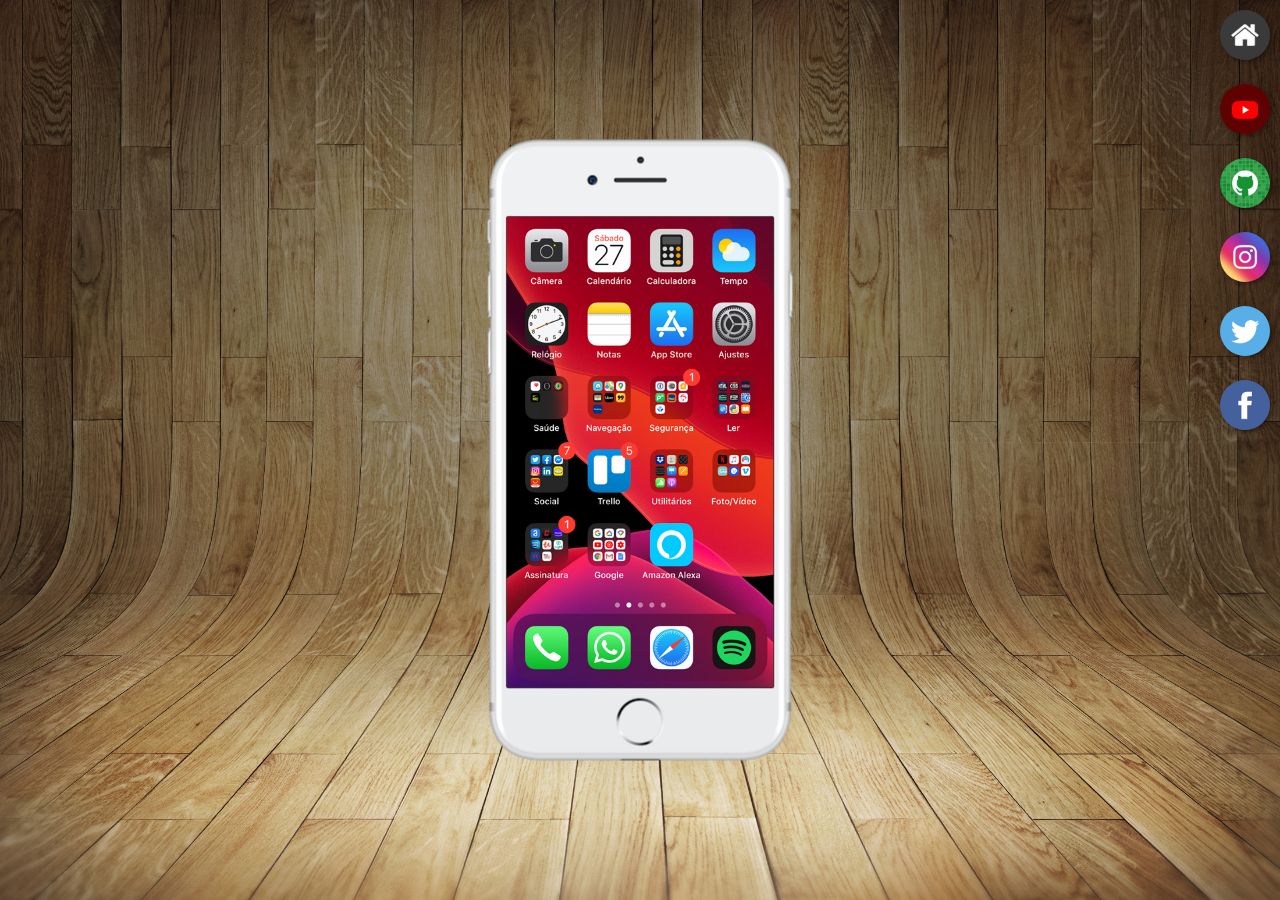
<file: index.html>
<!DOCTYPE html>
<html lang="pt-br">
<head>
    <meta charset="UTF-8">
    <meta name="viewport" content="width=device-width, initial-scale=1.0">
    <link rel="shortcut icon" href="favicon.ico" type="image/x-icon">
    <link rel="stylesheet" href="estilos/style.css">
    <title>Projeto Redes Sociais</title>
</head>
<body>
    <main>
        <section id="telefone">
            <iframe src="home.html" name="tela" id='tela' frameborder="0">
                Seu navegador não é compatível com isso.
            </iframe>
        </section>
        <section id="redes-sociais">
            <a href="home.html" target="tela"><img src="imagens/logo-home.jpg" alt="Home"></a><br>
            <a href="youtube.html" target="tela"><img src="imagens/logo-youtube.jpg" alt="Youtube"></a><br>
            <a href="github.html" target="tela"><img src="imagens/logo-github.jpg" alt="GitHub"></a><br>
            <a href="instagram.html" target="tela"><img src="imagens/logo-instagram.jpg" alt="Instagram"></a><br>
            <a href="twitter.html" target="tela"><img src="imagens/logo-twitter.jpg" alt="Twitter"></a><br>
            <a href="facebook.html" target="tela"><img src="imagens/logo-facebook.jpg" alt="Facebook"></a><br>
        </section>
    </main>
</body>
</html>
</file>
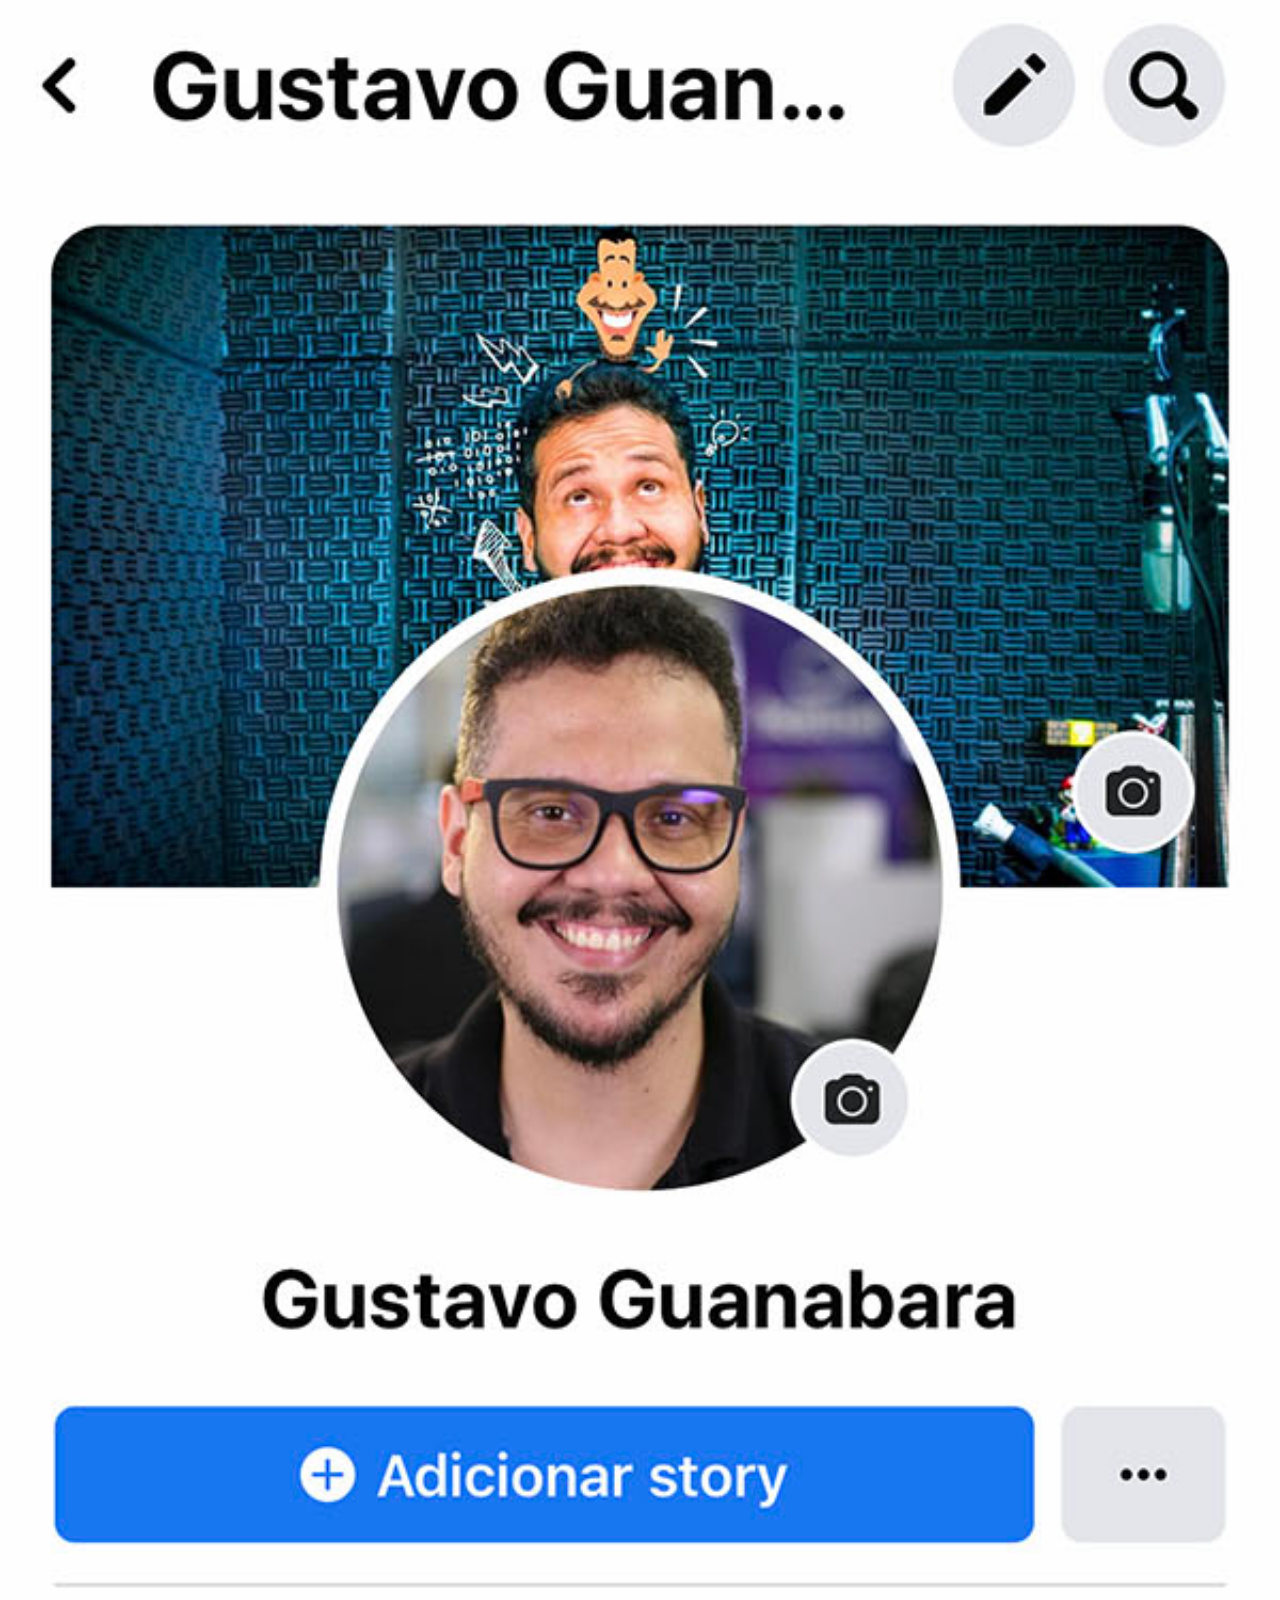
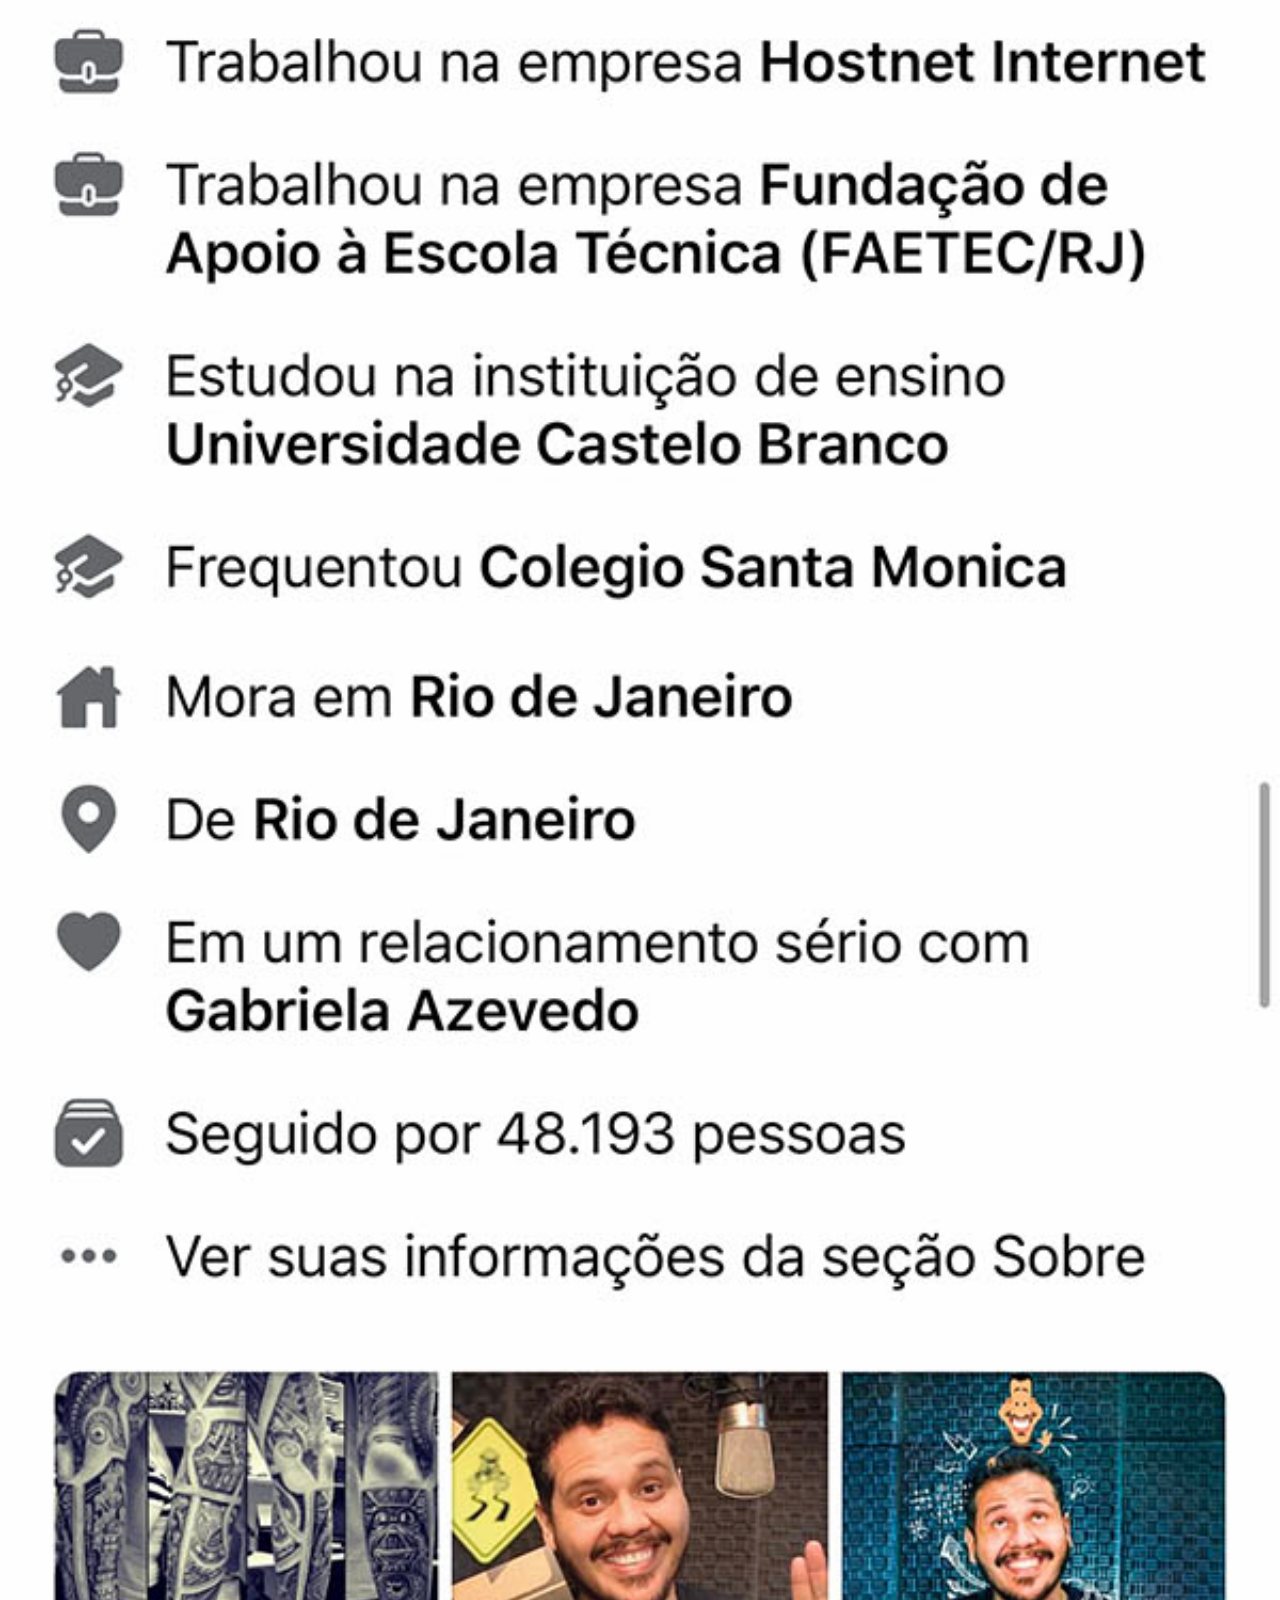
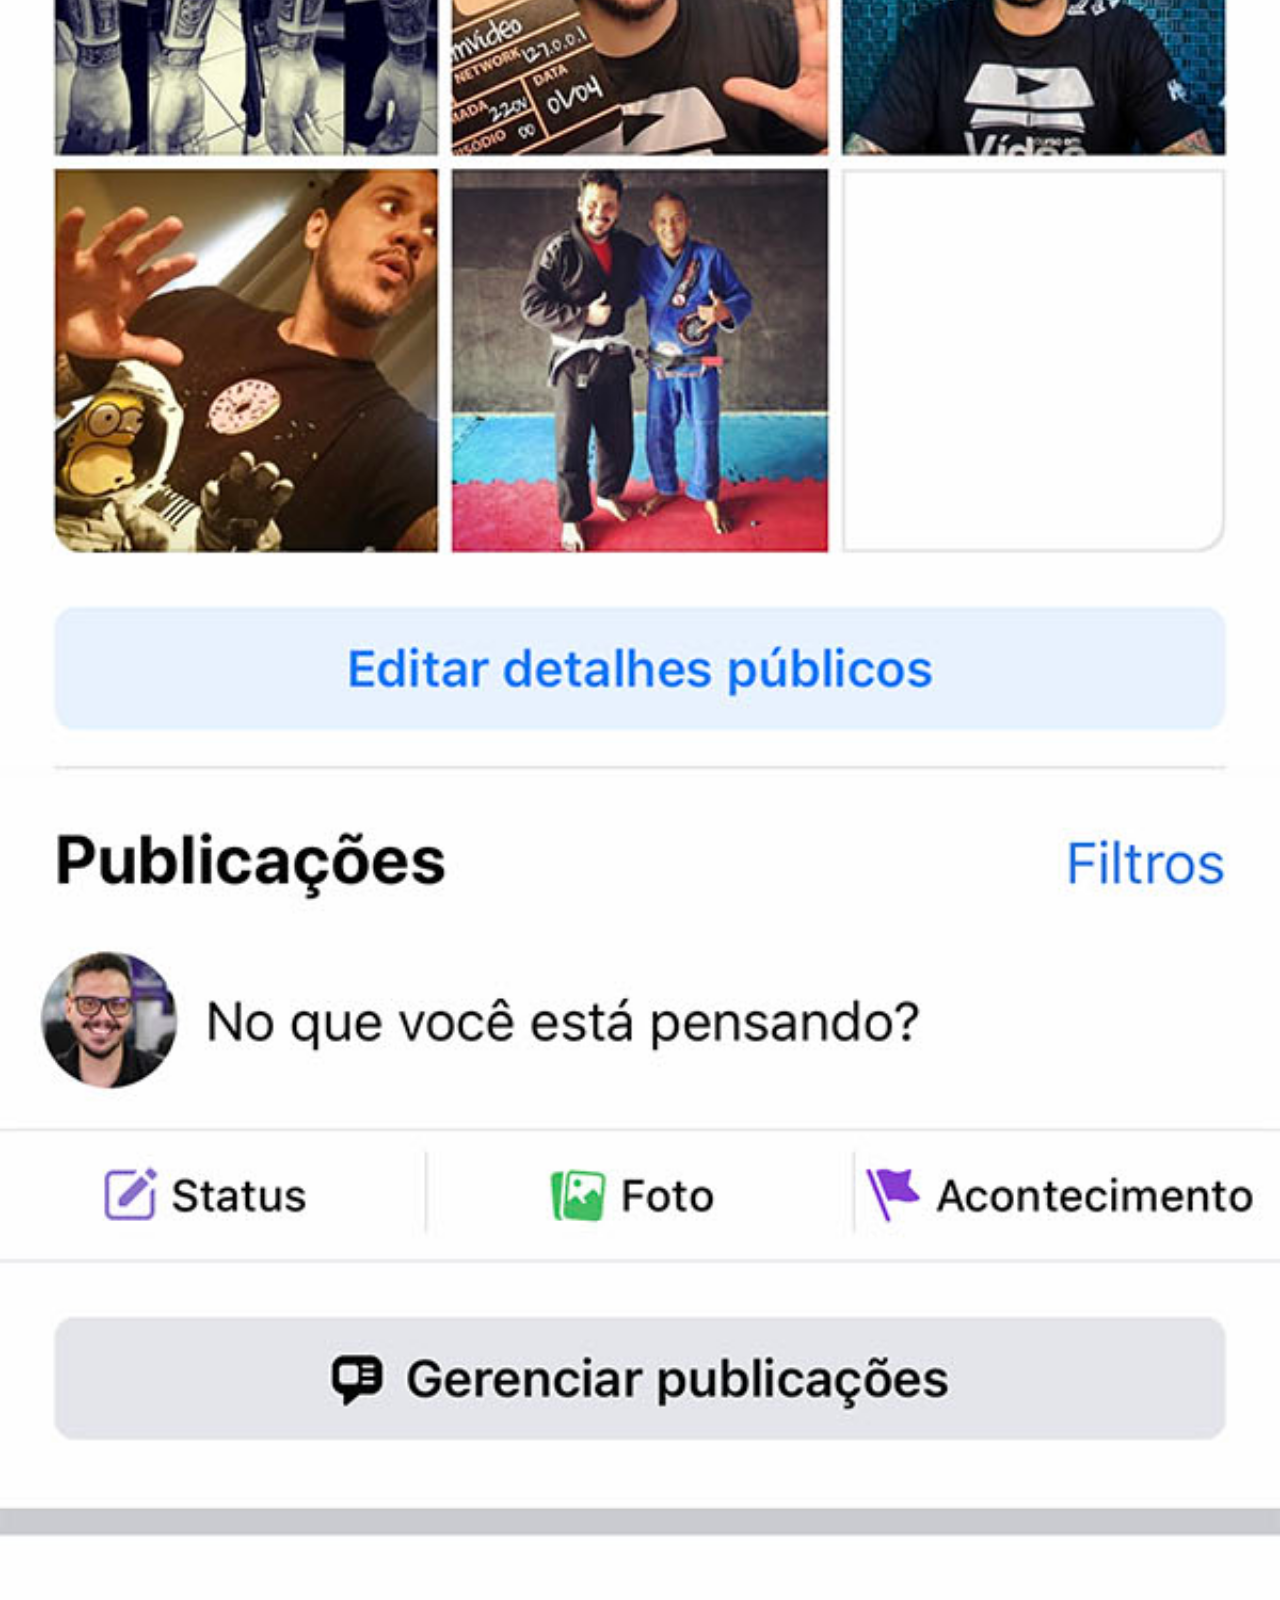
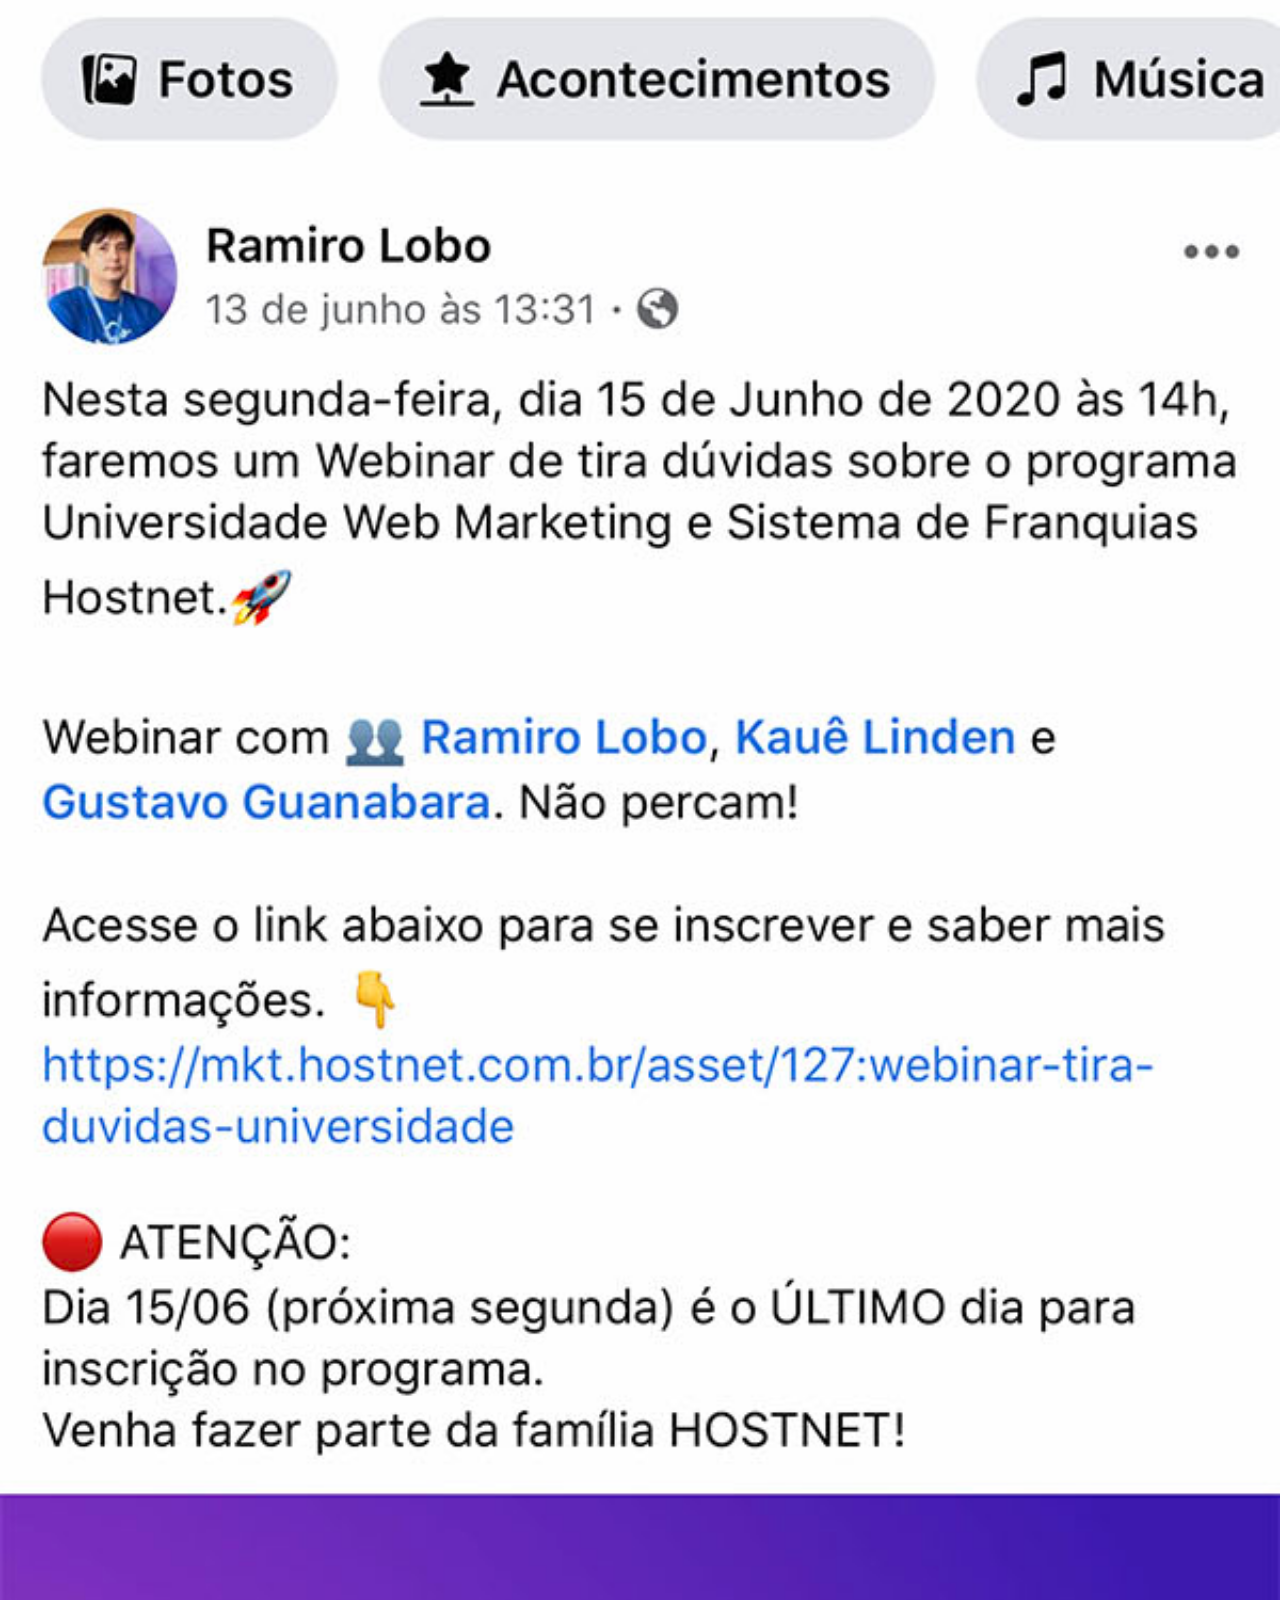
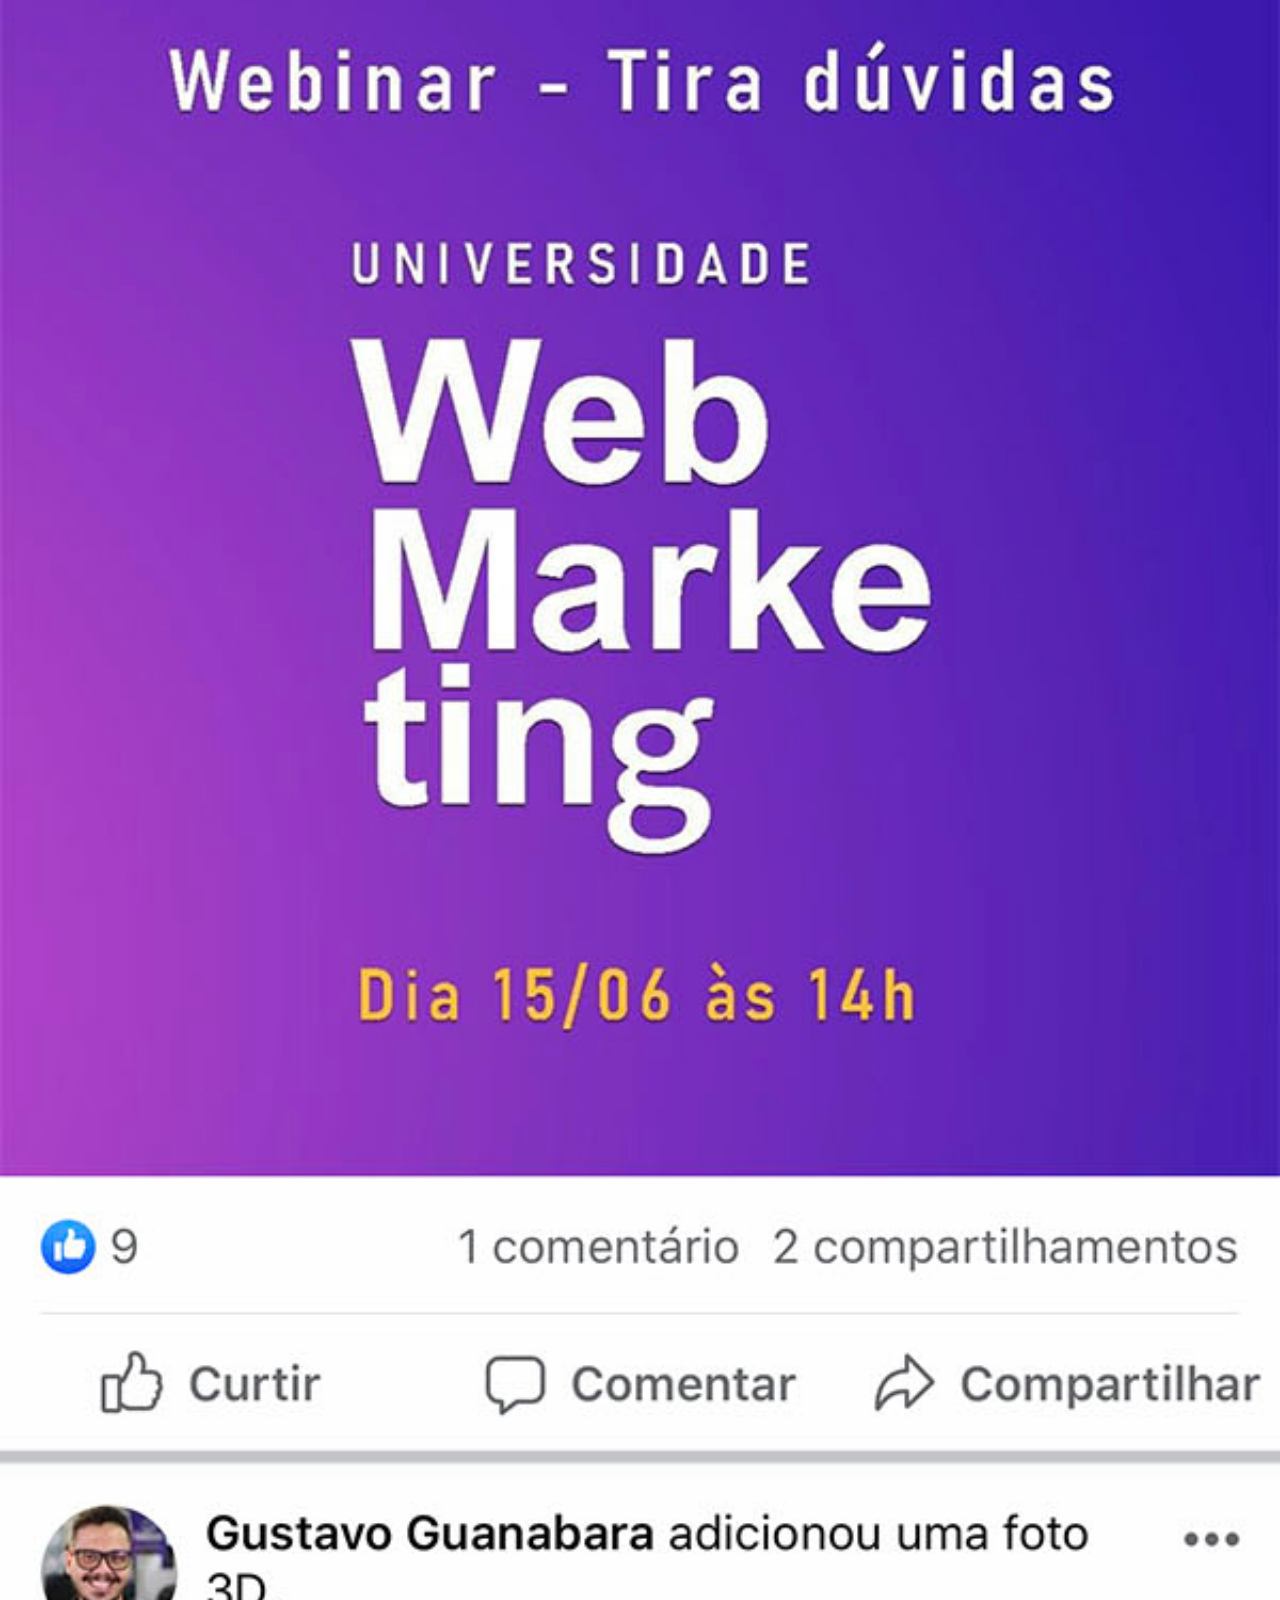
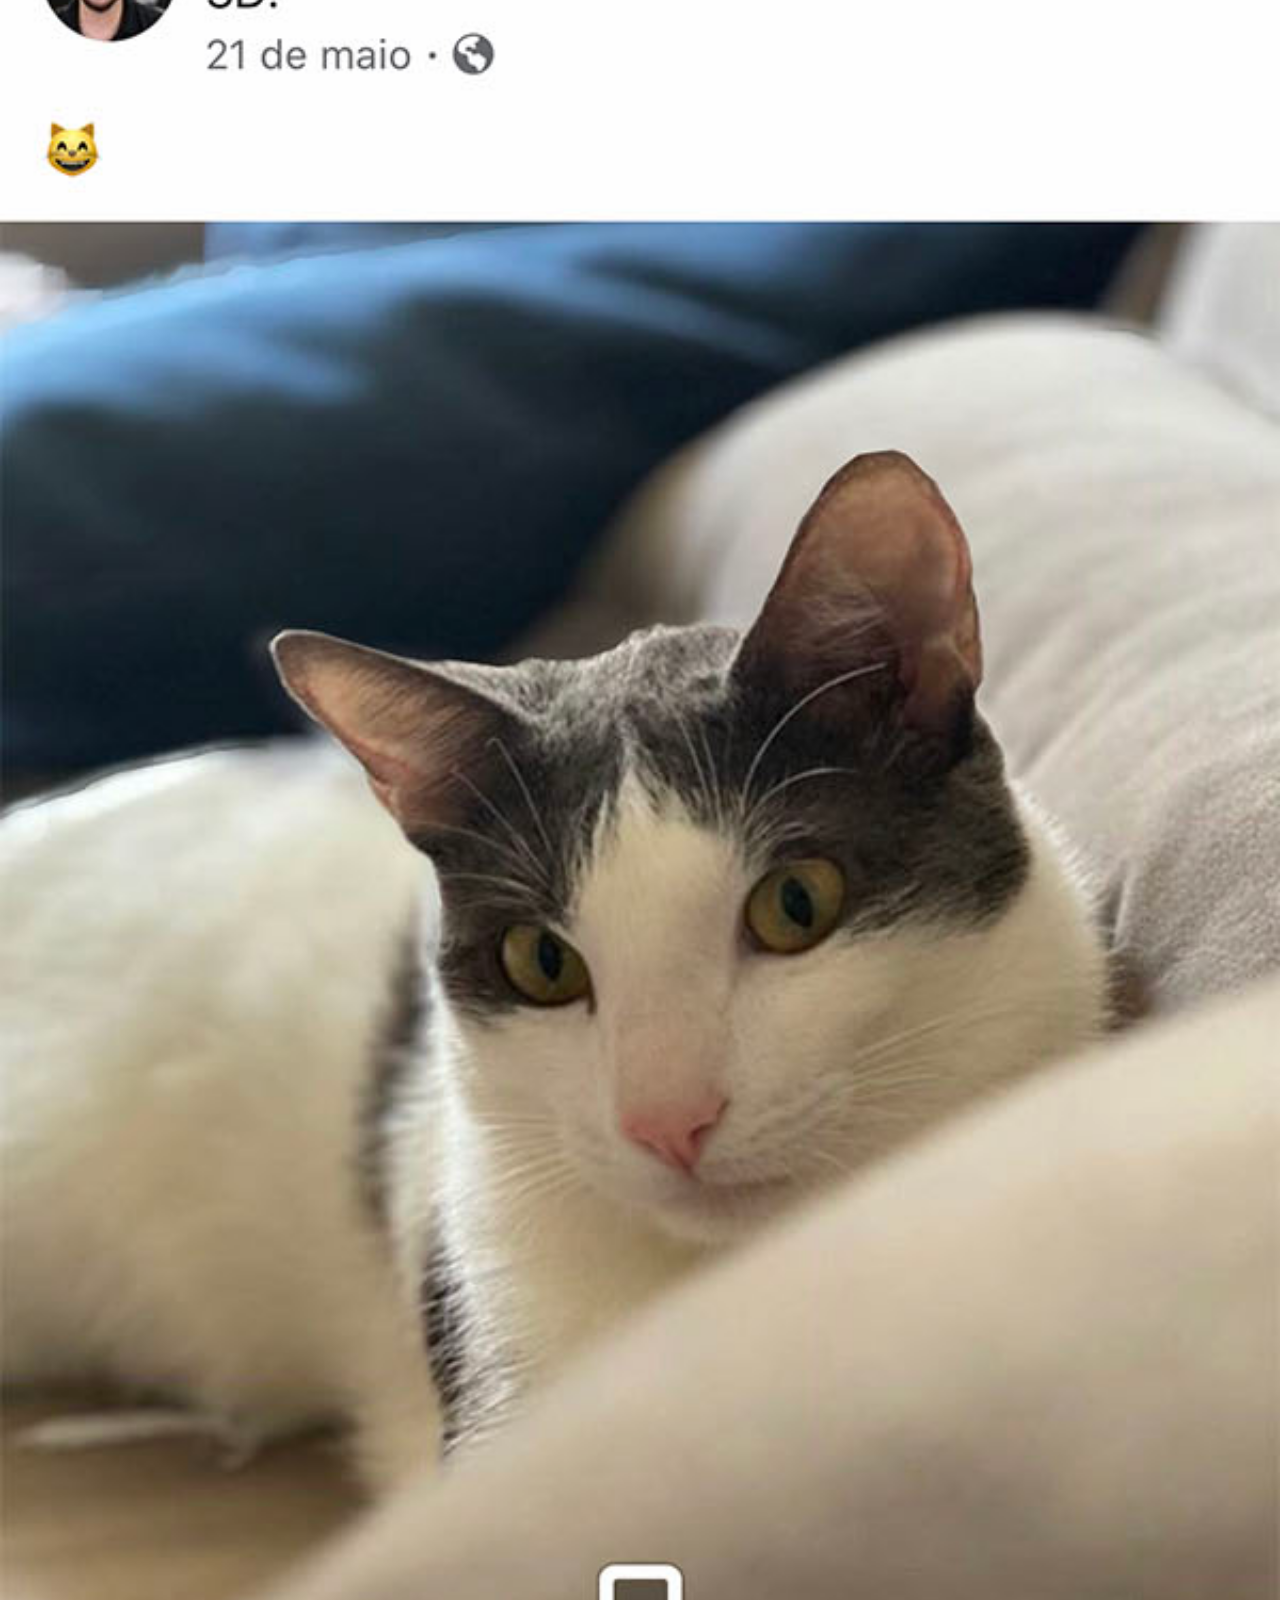
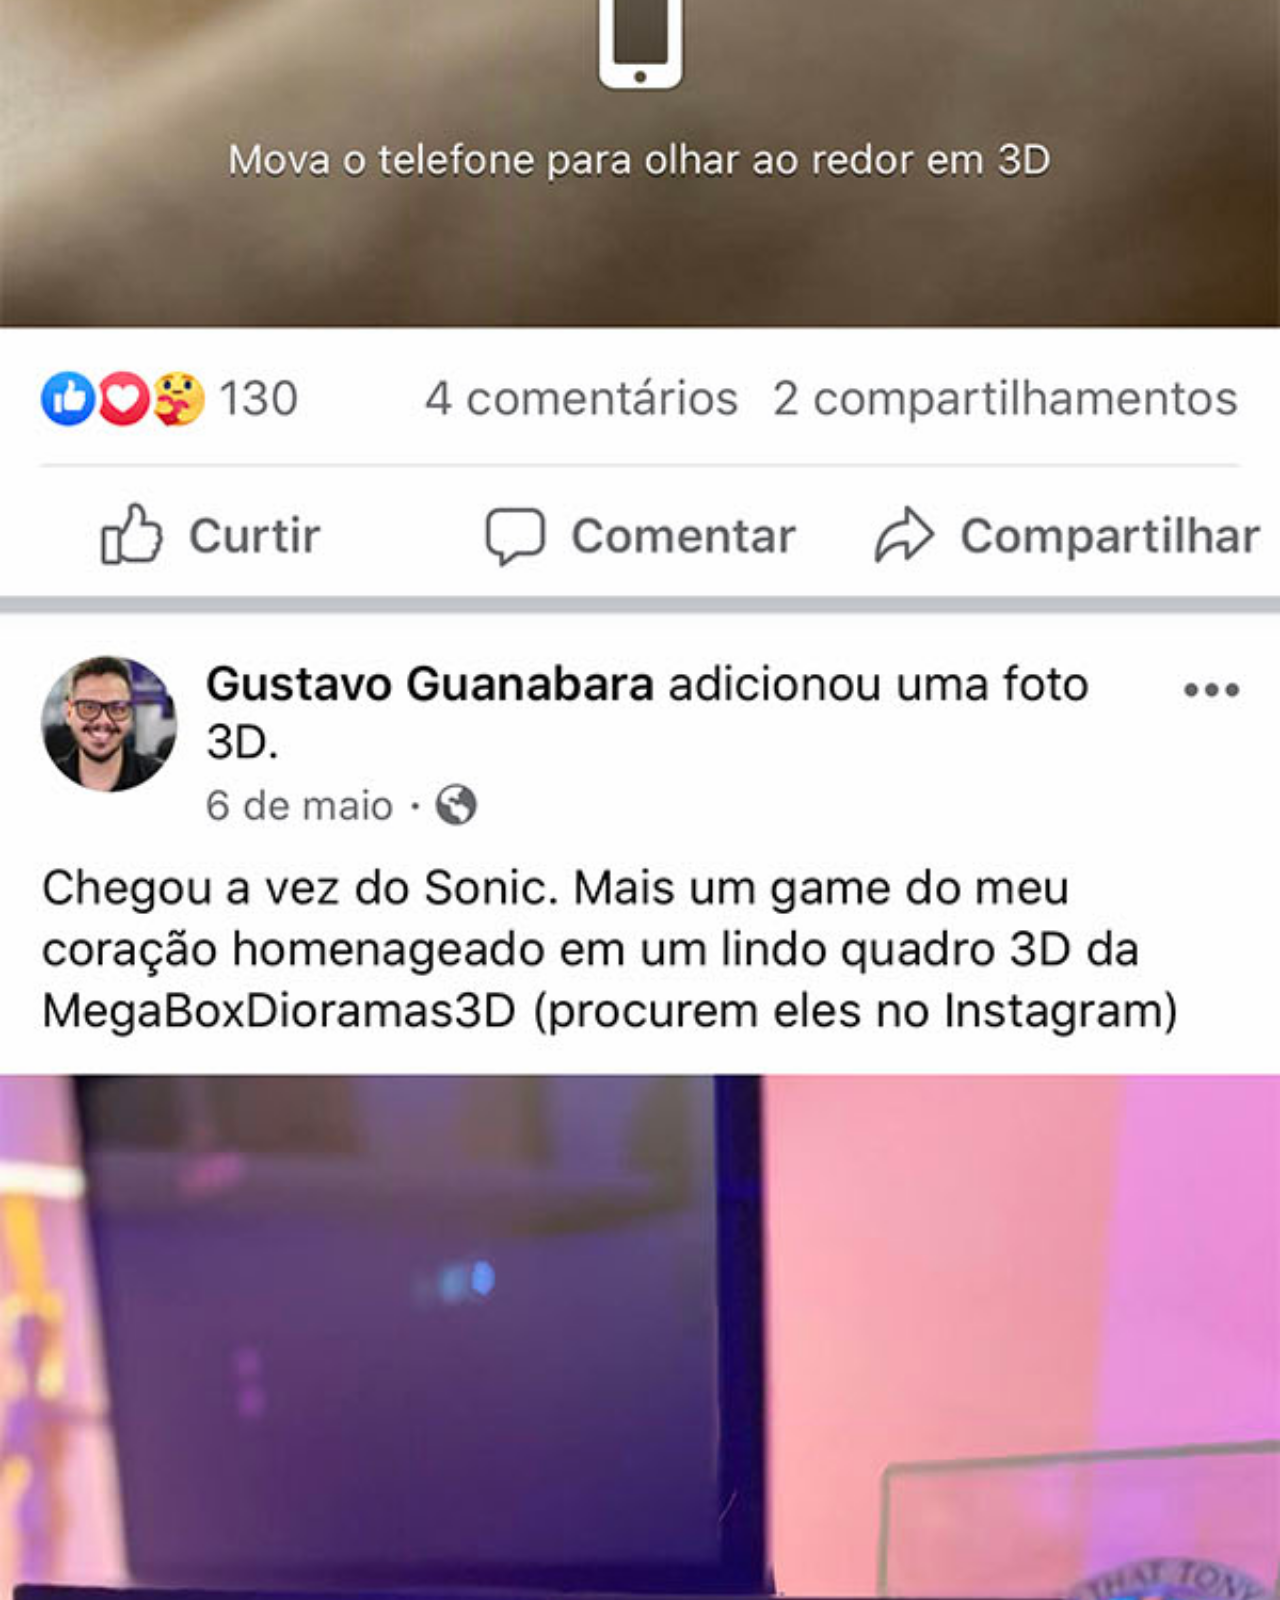
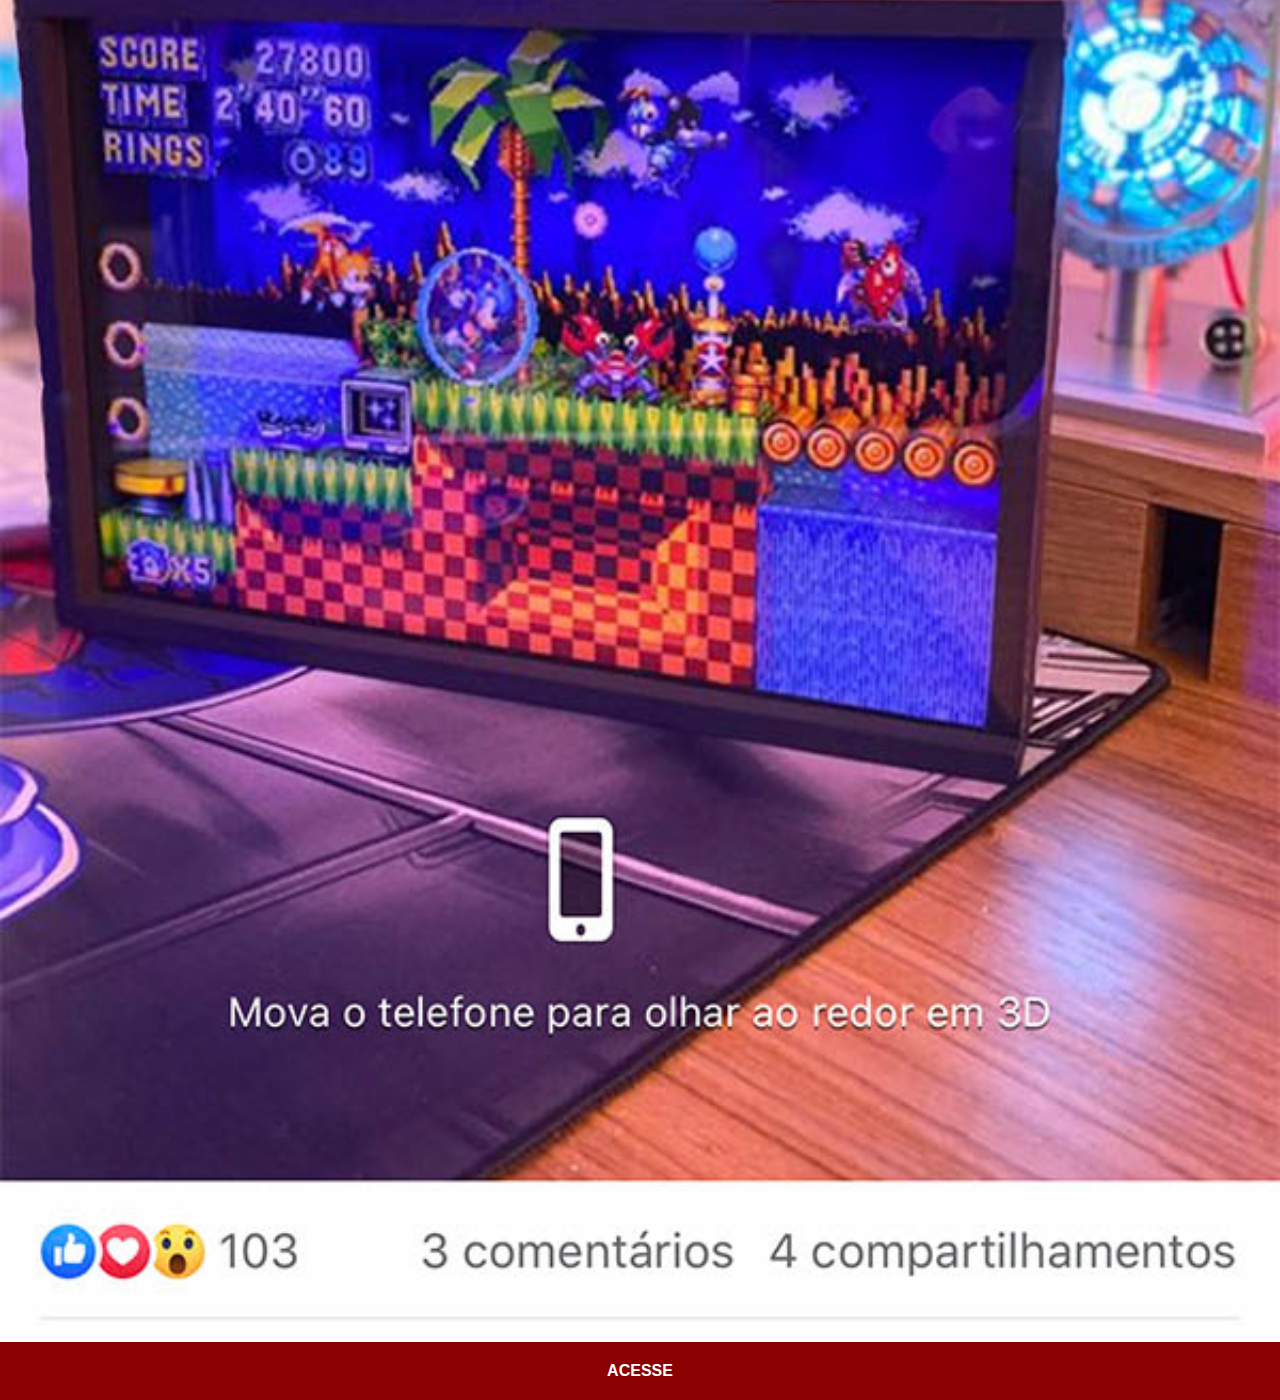
<file: facebook.html>
<!DOCTYPE html>
<html lang="pt-br">
<head>
    <meta charset="UTF-8">
    <meta name="viewport" content="width=device-width, initial-scale=1.0">
    <title>Facebook</title>
    <link rel="stylesheet" href="estilos/social.css">
</head>
<body>
    <img src="imagens/tela-facebook.jpg" alt="Facebook">
    <a href="https://www.facebook.com/gustavoguanabara" target="_blank">ACESSE</a>
</body>
</html>
</file>
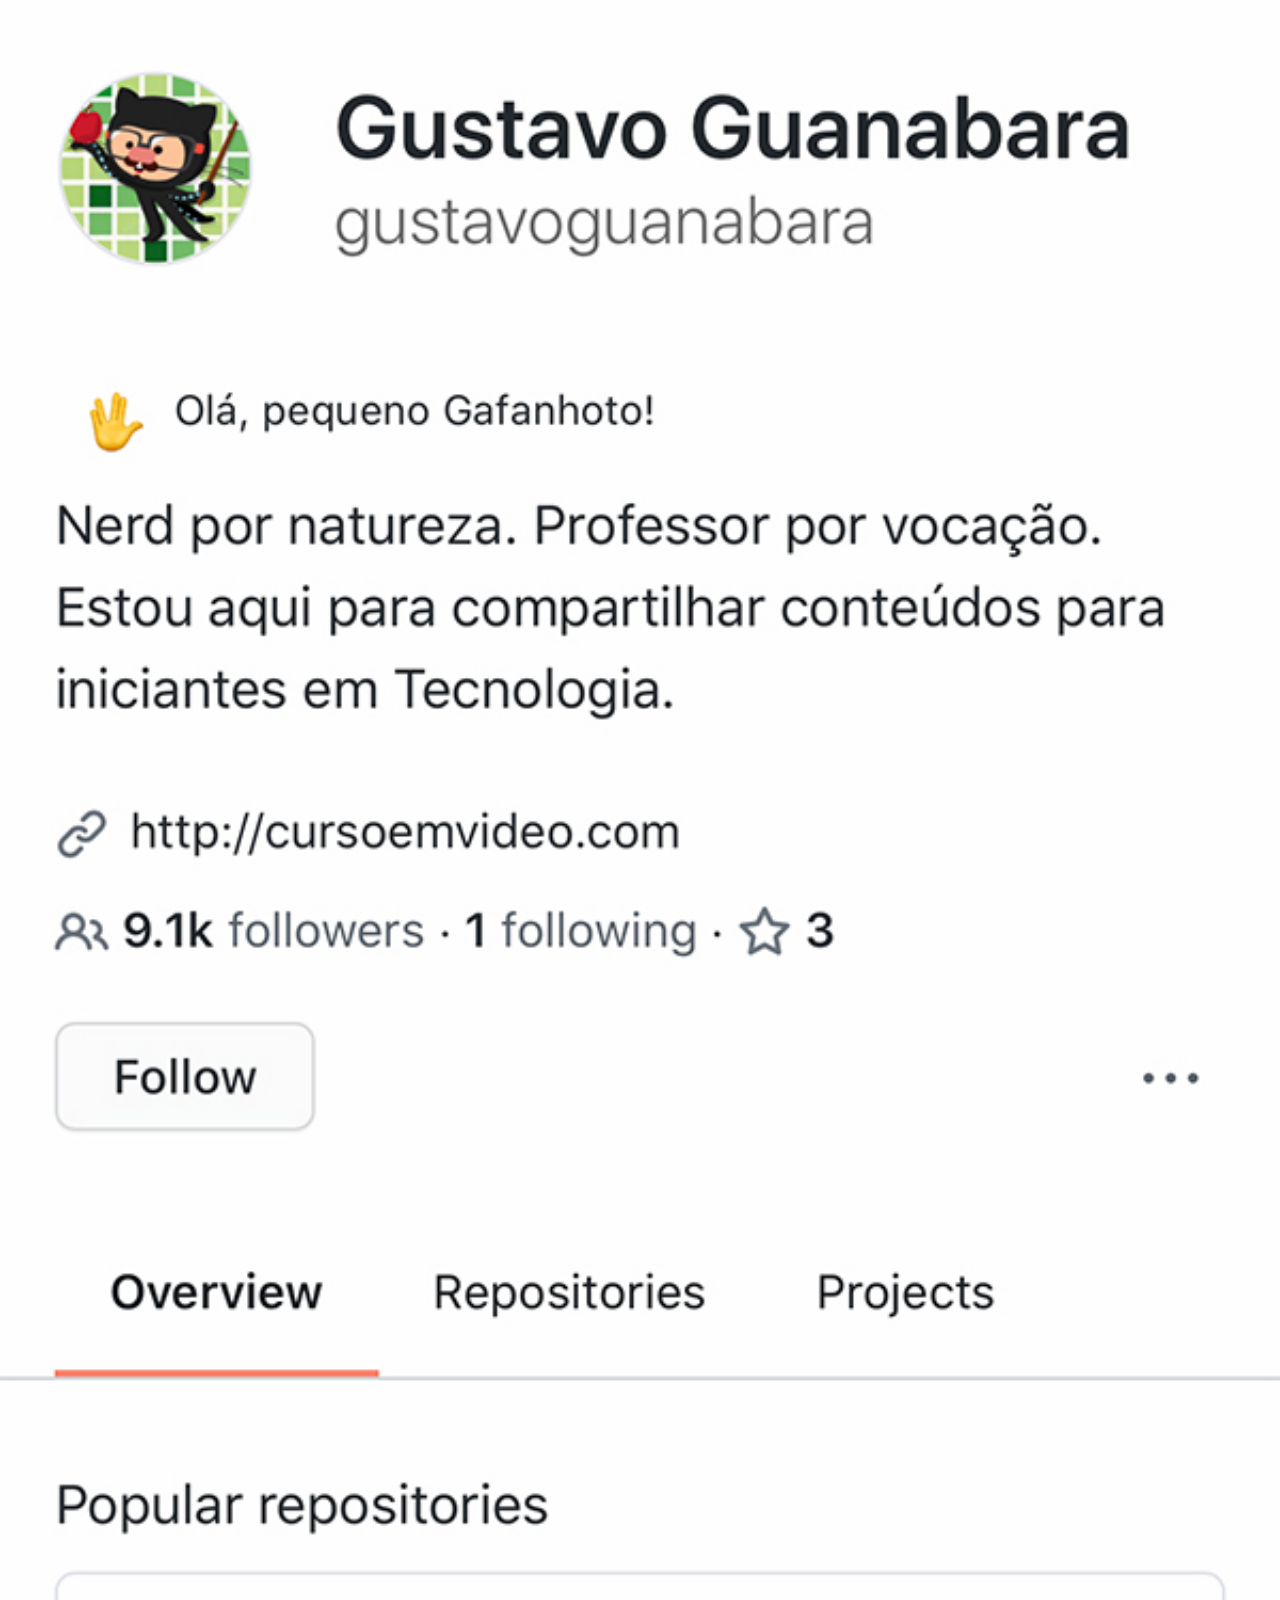
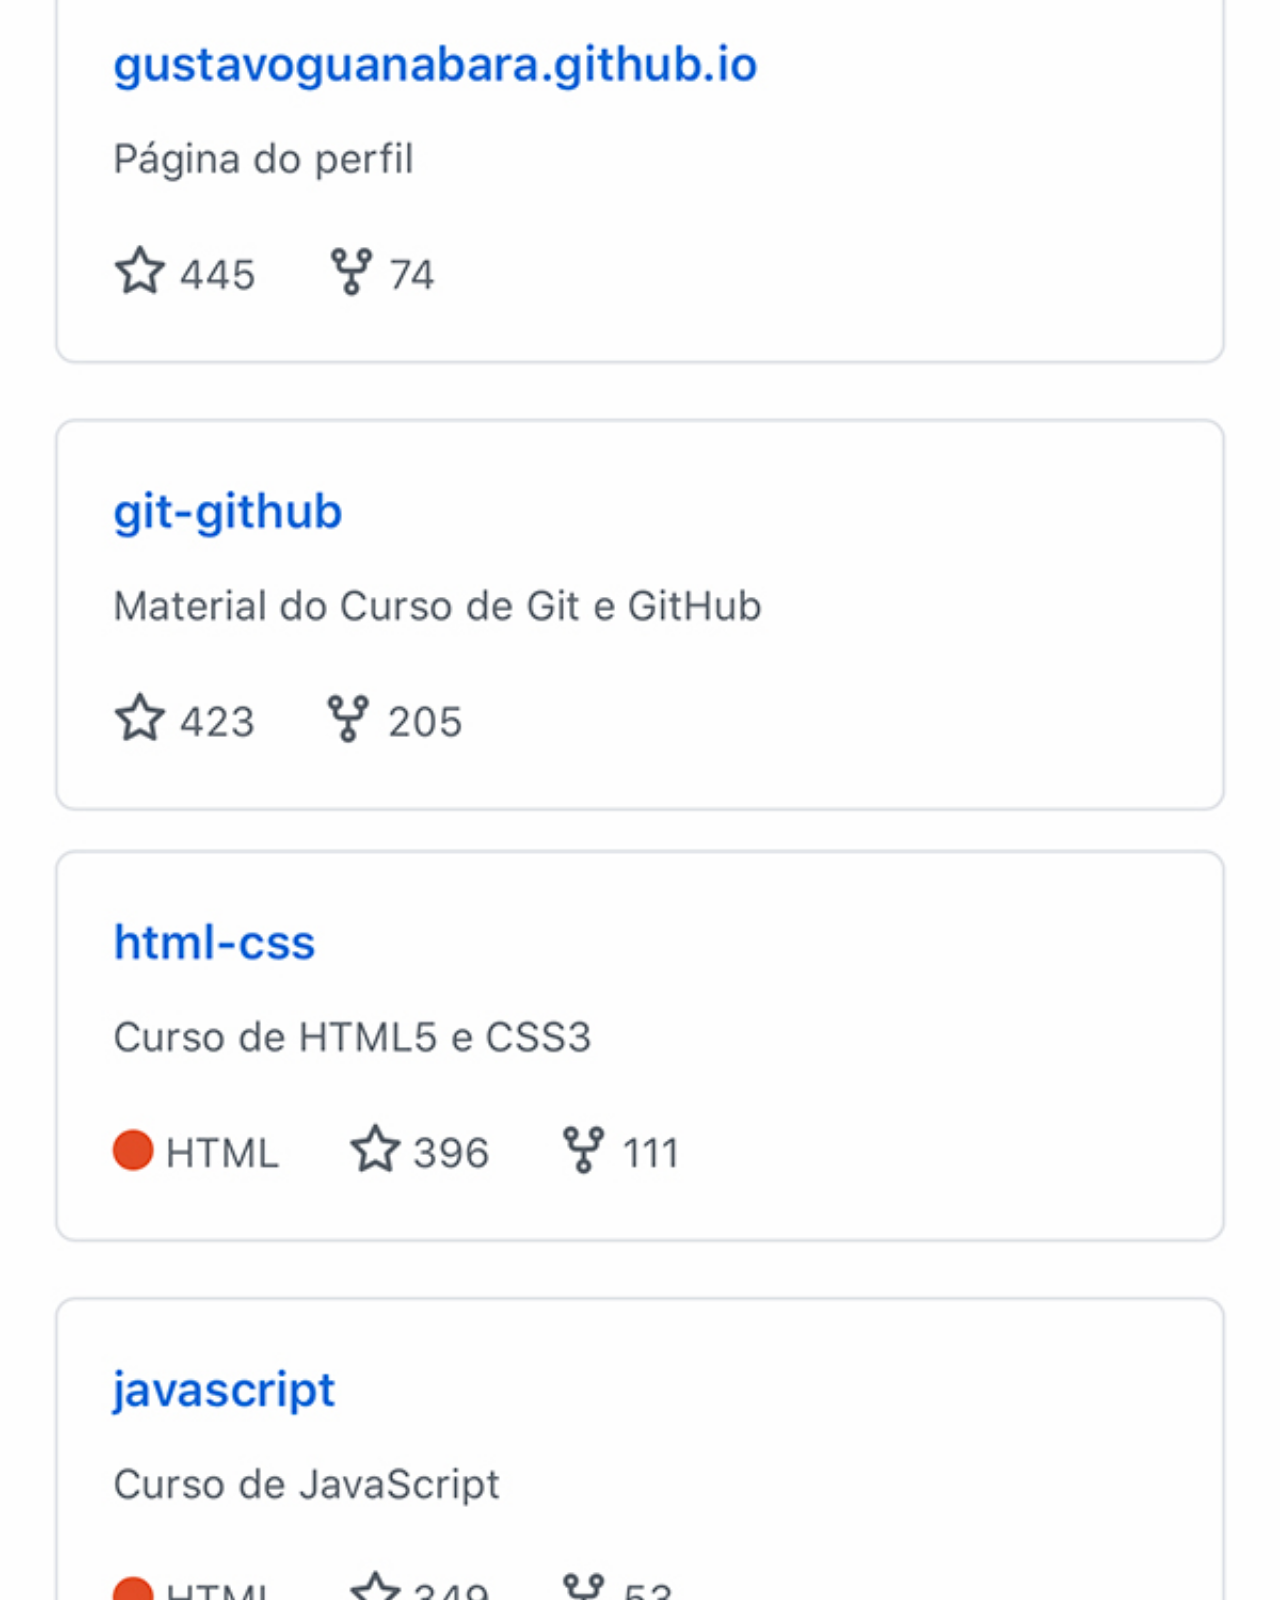
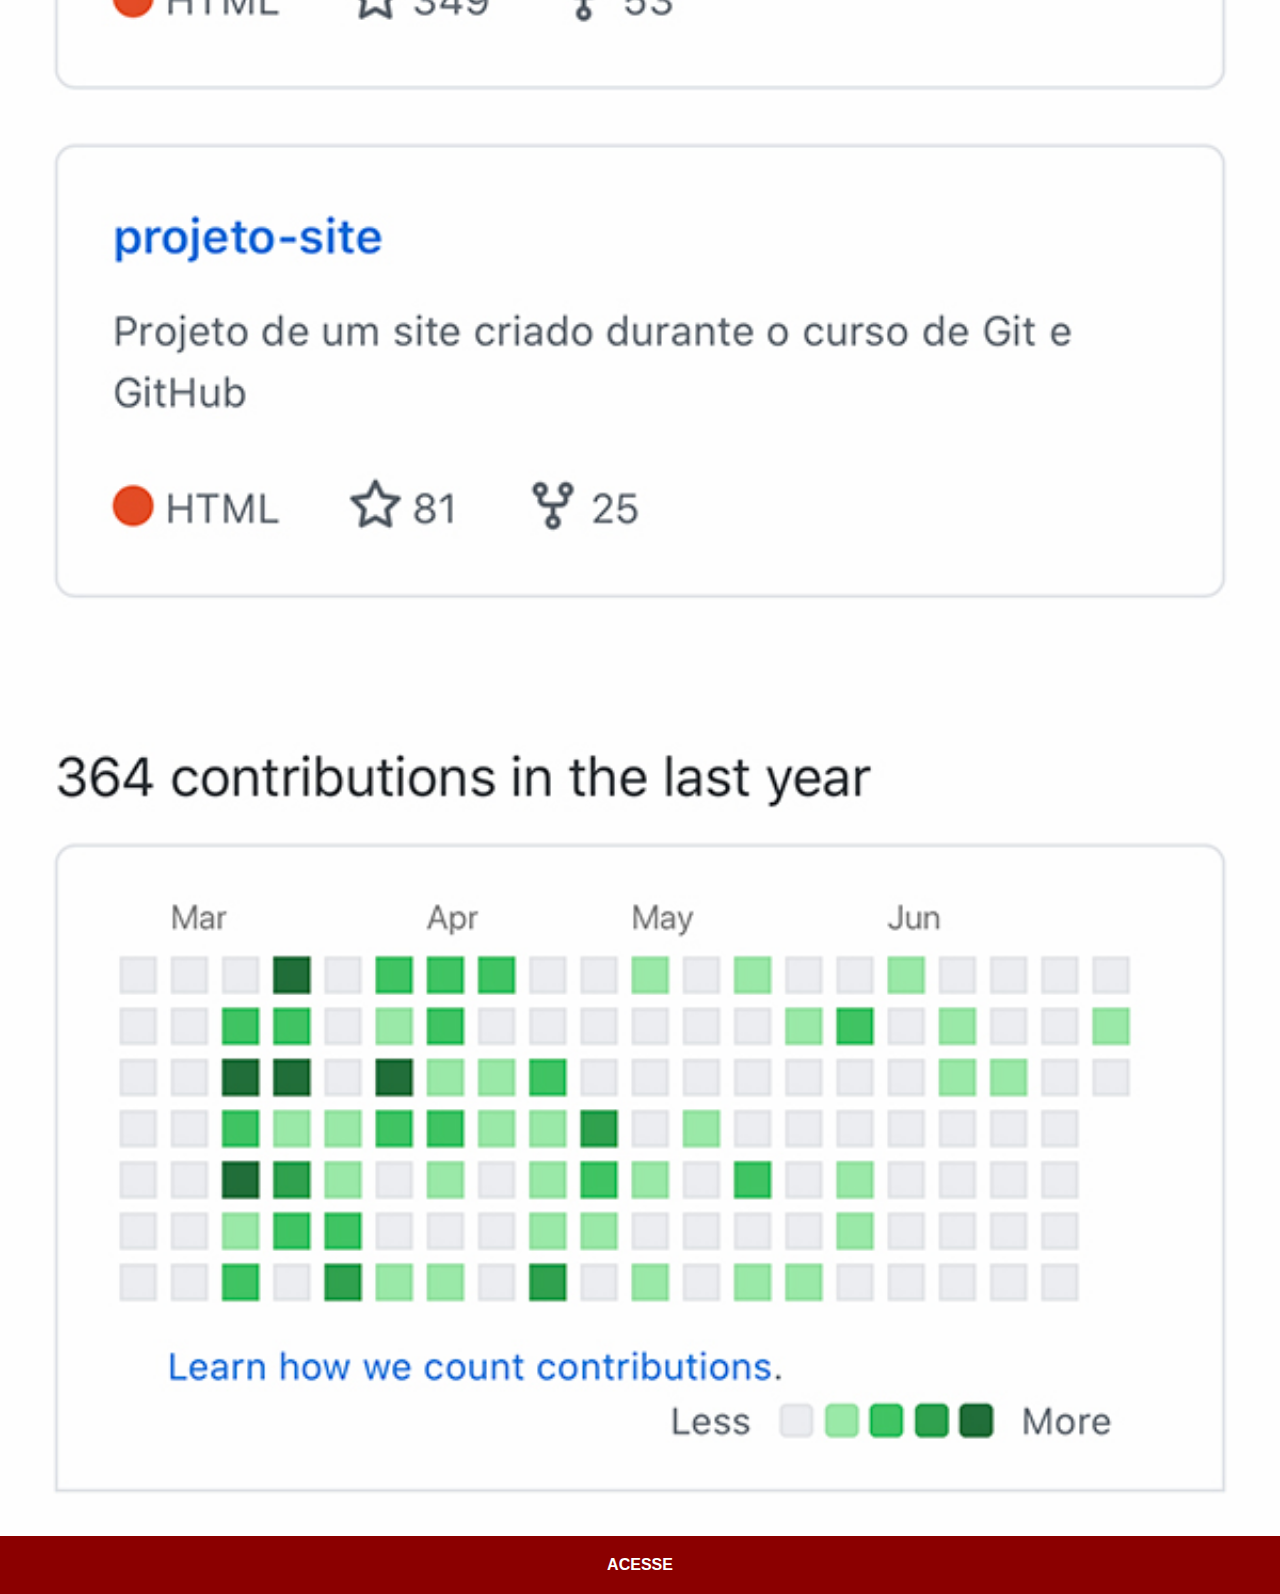
<file: github.html>
<!DOCTYPE html>
<html lang="pt-br">
<head>
    <meta charset="UTF-8">
    <meta name="viewport" content="width=device-width, initial-scale=1.0">
    <title>GitHub</title>
    <link rel="stylesheet" href="estilos/social.css">
</head>
<body>
    <img src="imagens/tela-github.jpg" alt="GitHub">
    <a href="https://github.com/gustavoguanabara/" target="_blank">ACESSE</a>
</body>
</html>
</file>
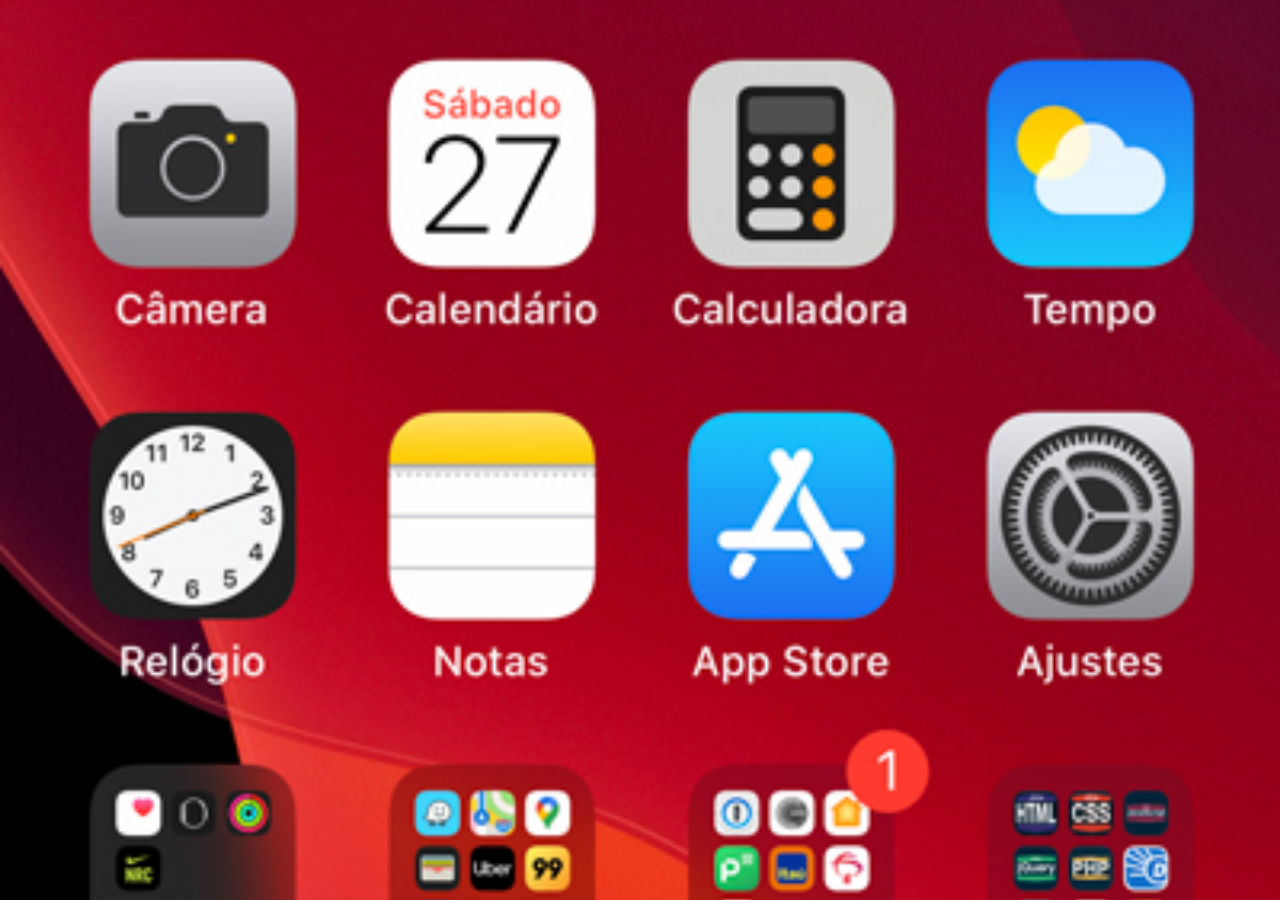
<file: home.html>
<!DOCTYPE html>
<html lang="pt-br">
<head>
    <meta charset="UTF-8">
    <meta name="viewport" content="width=device-width, initial-scale=1.0">
    <title>Home</title>
</head>
<body>
    <style>
        * {
            margin: 0px;
            padding: 0px;
        }

        body {
            width: 100vw;
            height: 100vh;
            background: black url('imagens/tela-home.jpg') no-repeat top center;
            background-size: cover;
        }
    </style>   
</body>
</html>
</file>
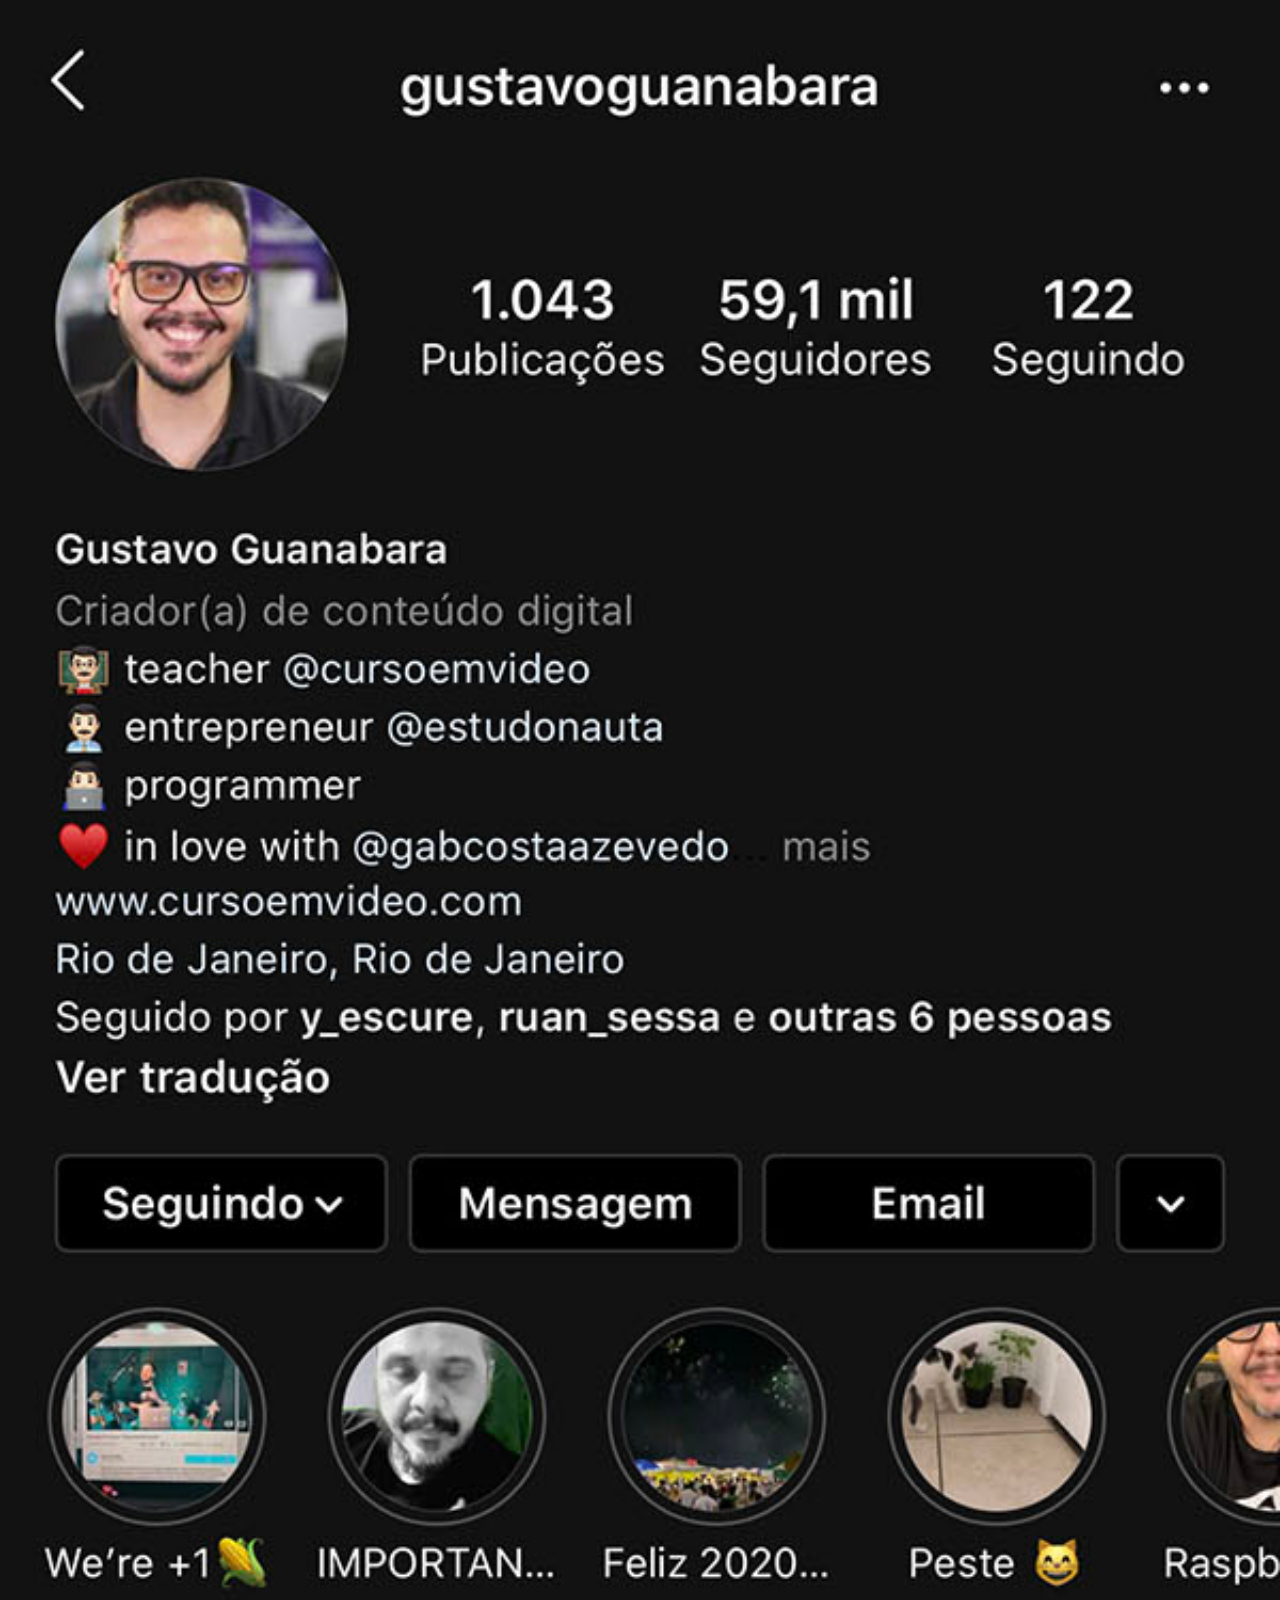
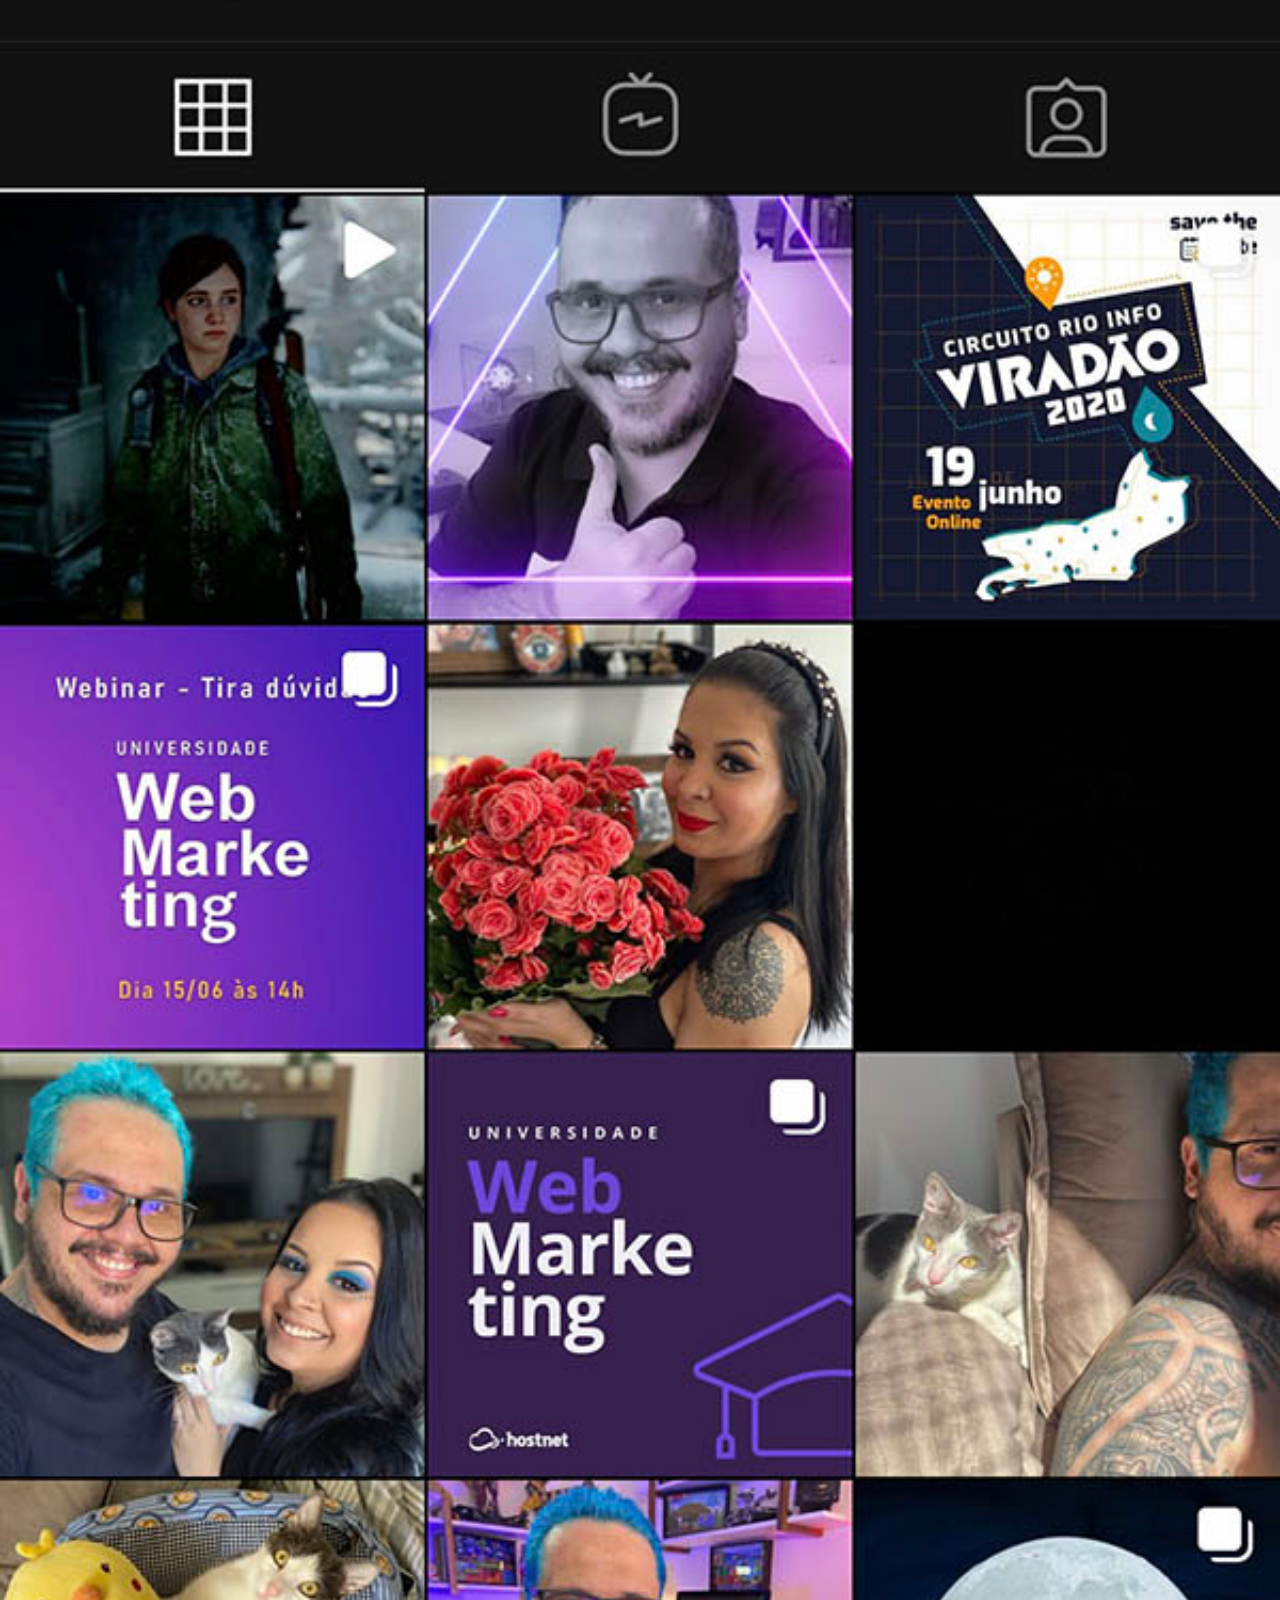
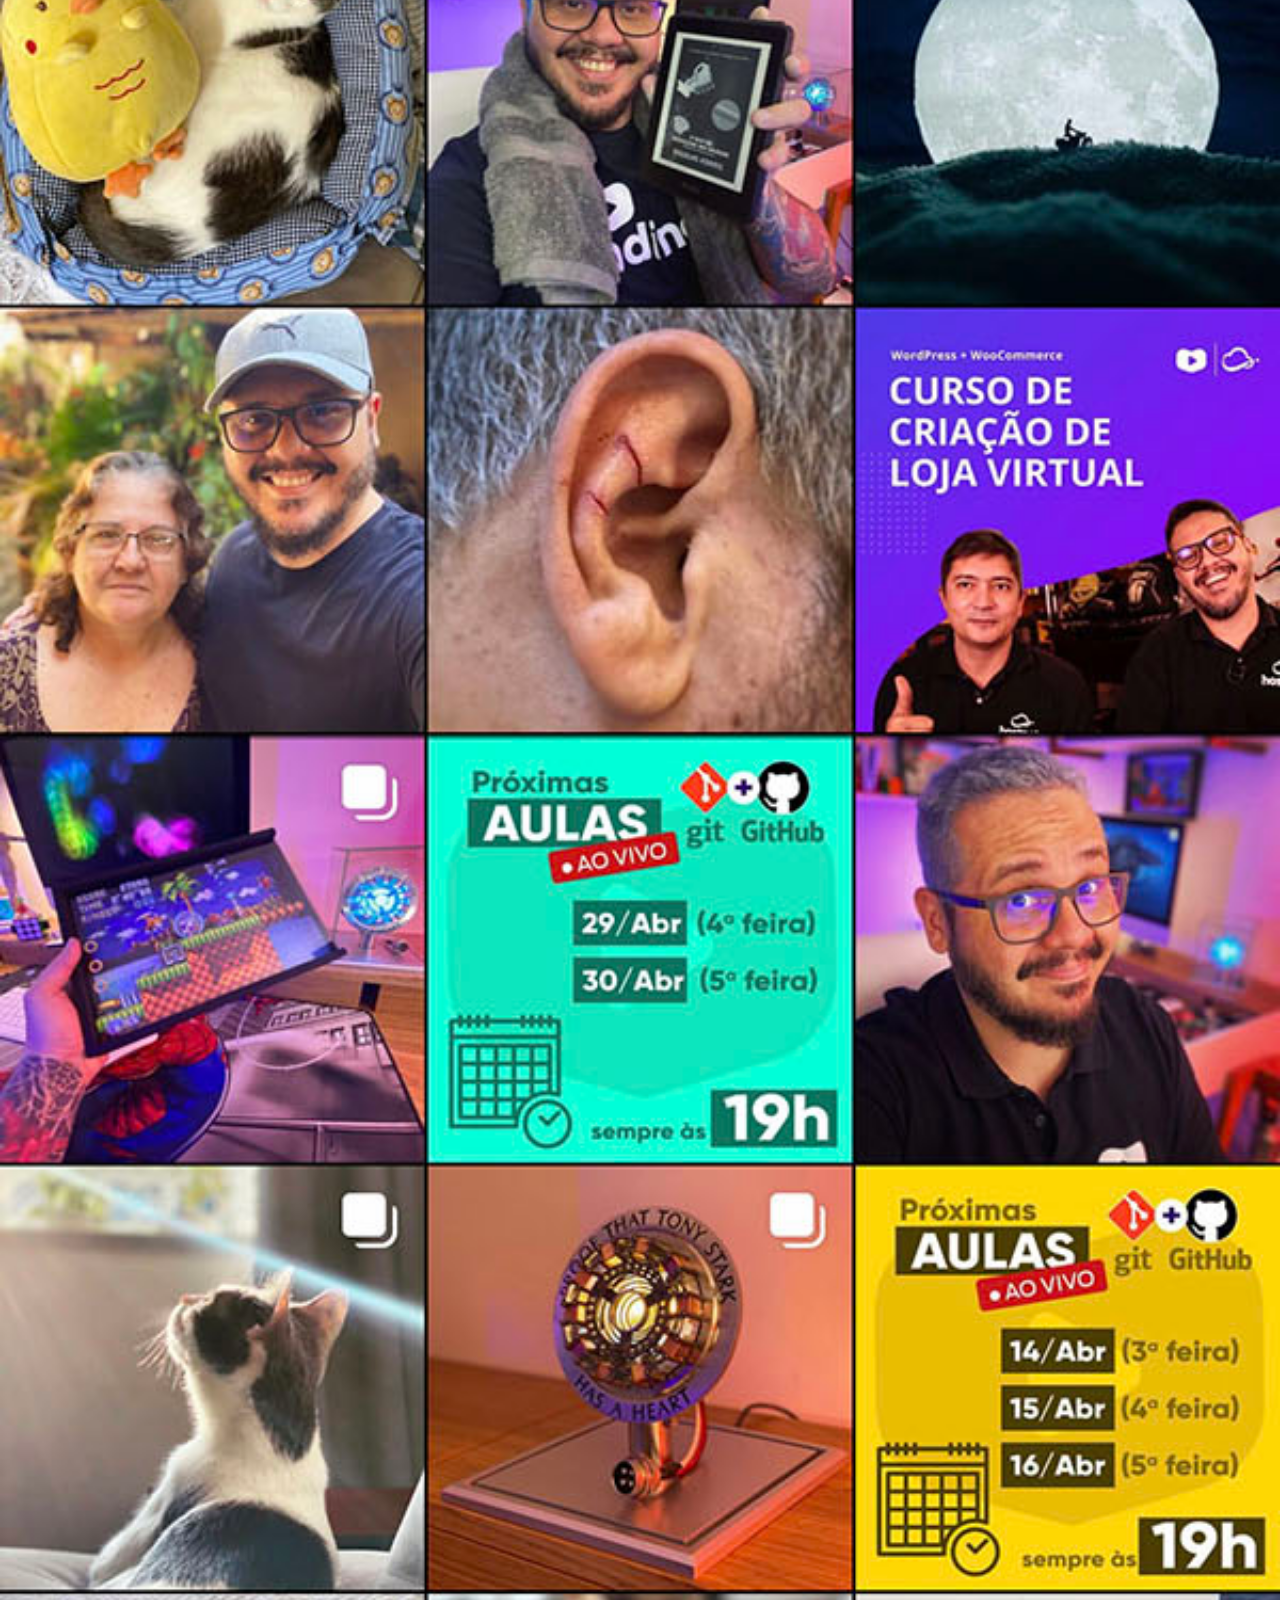
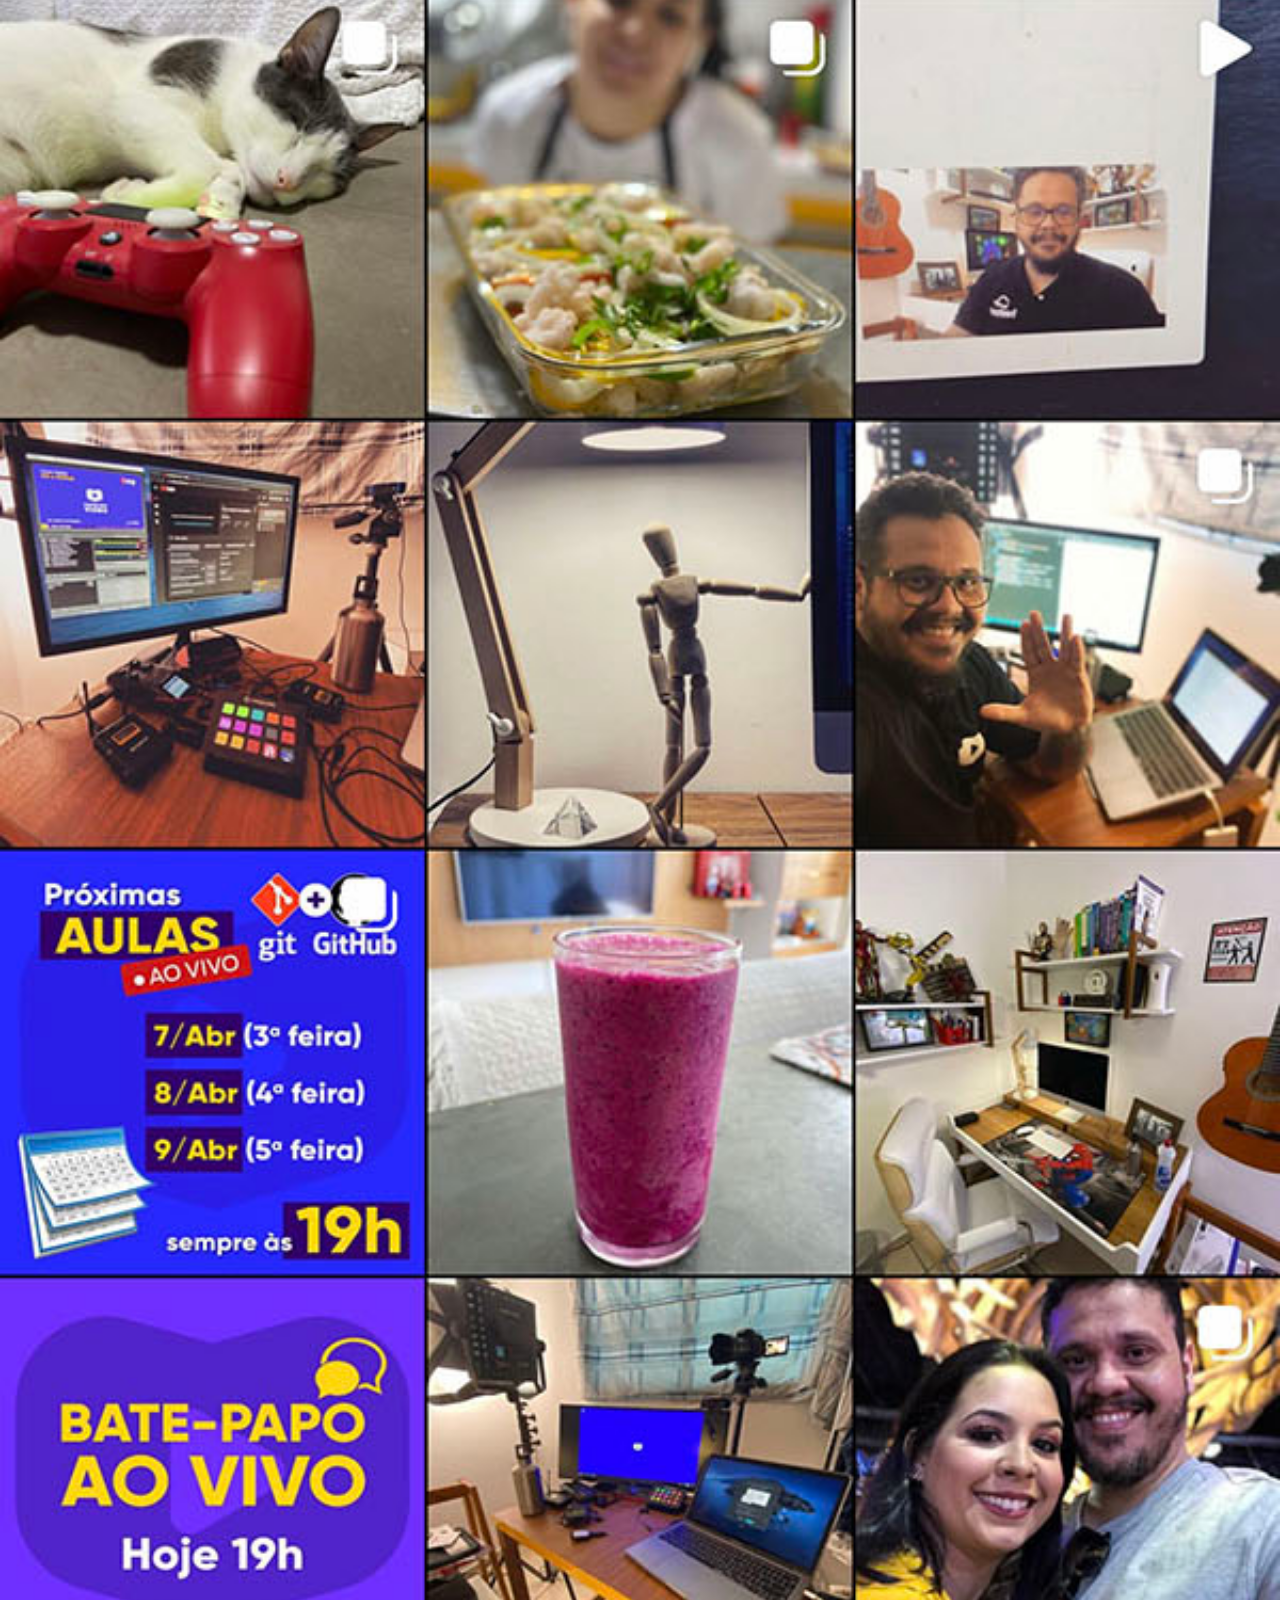
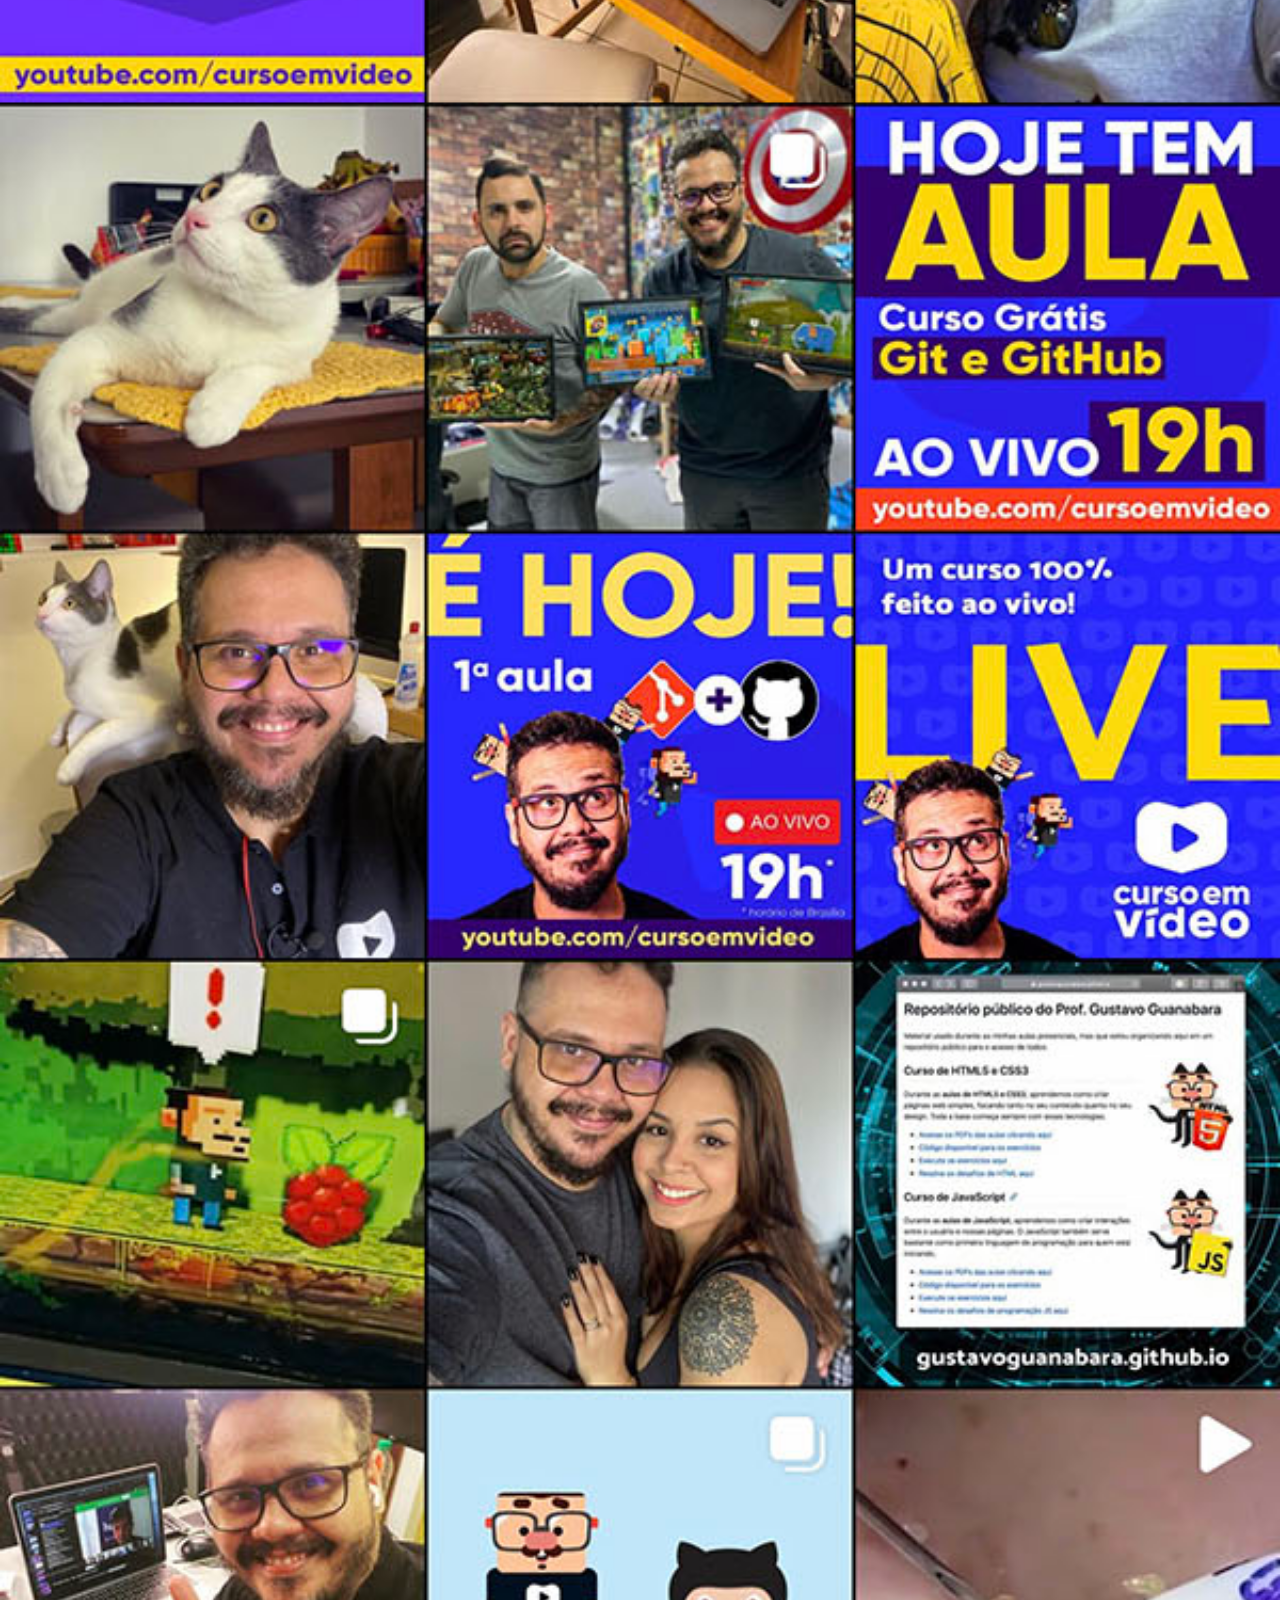
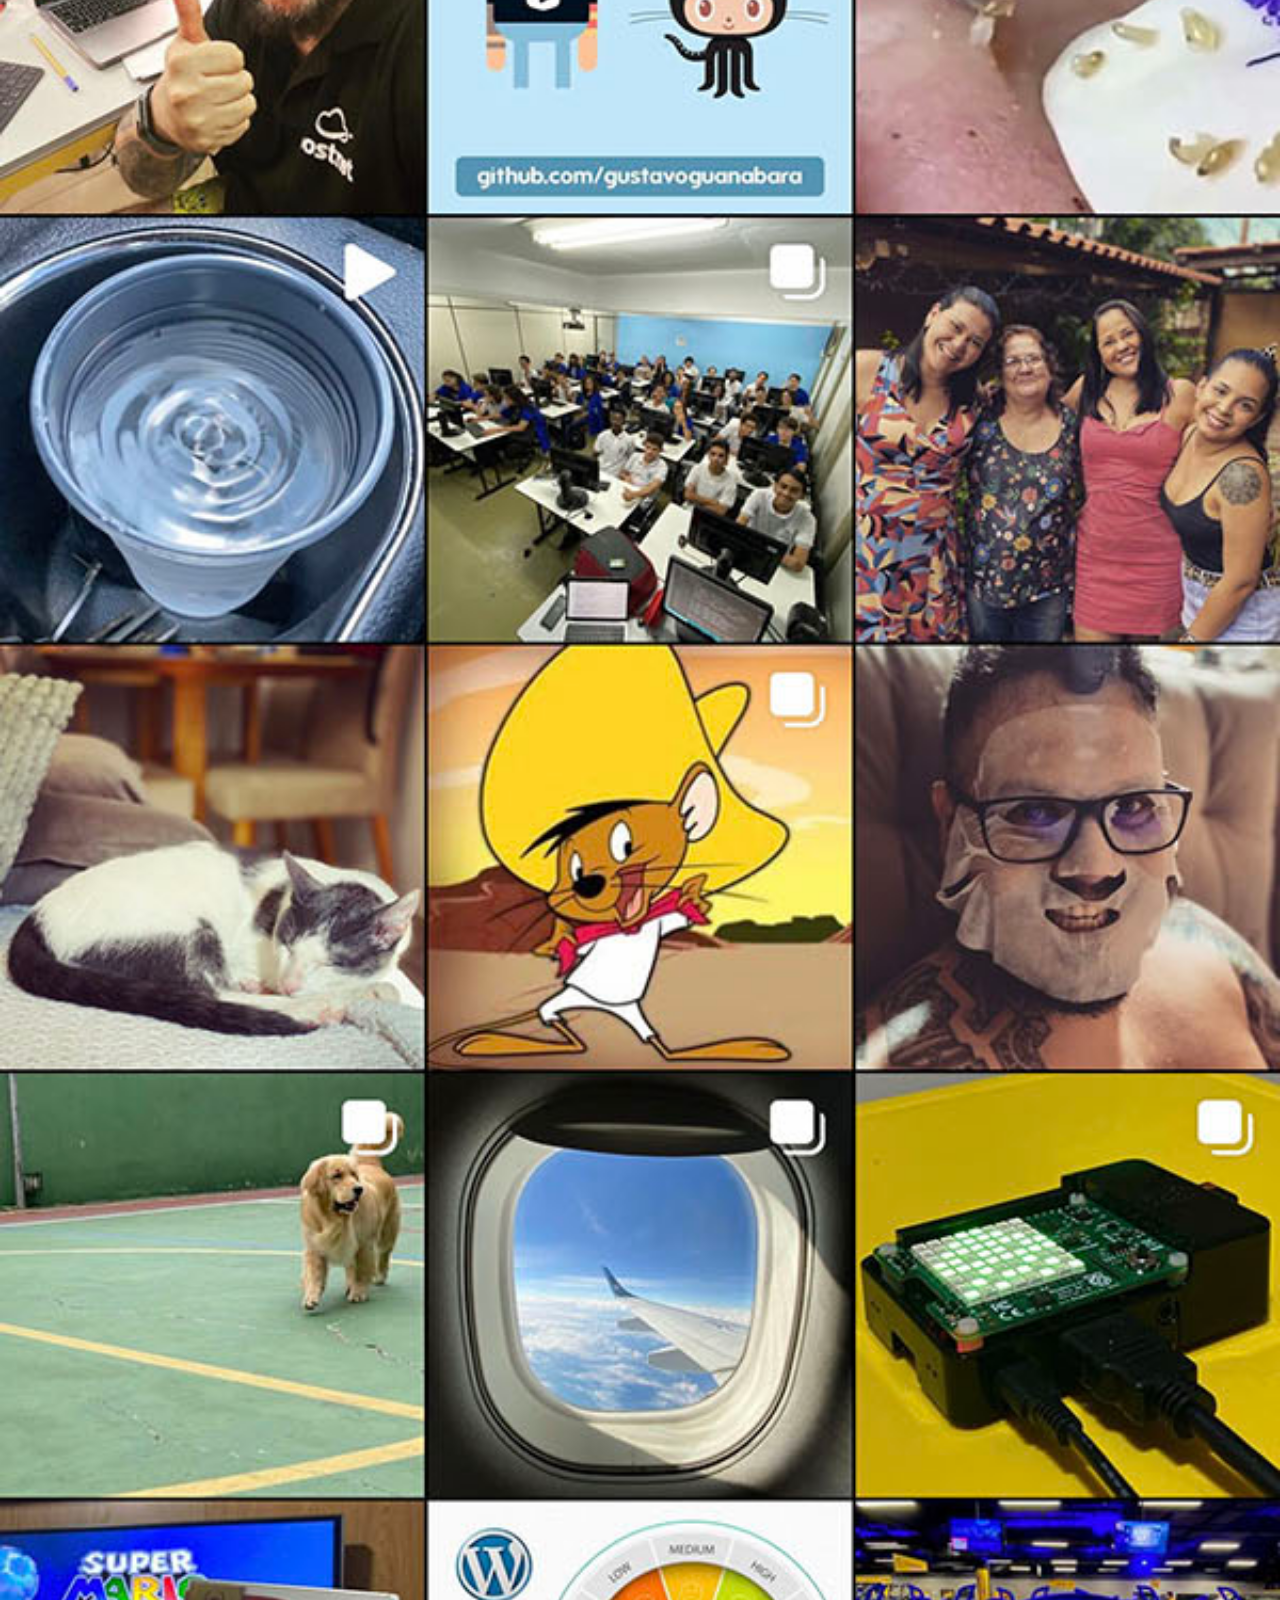
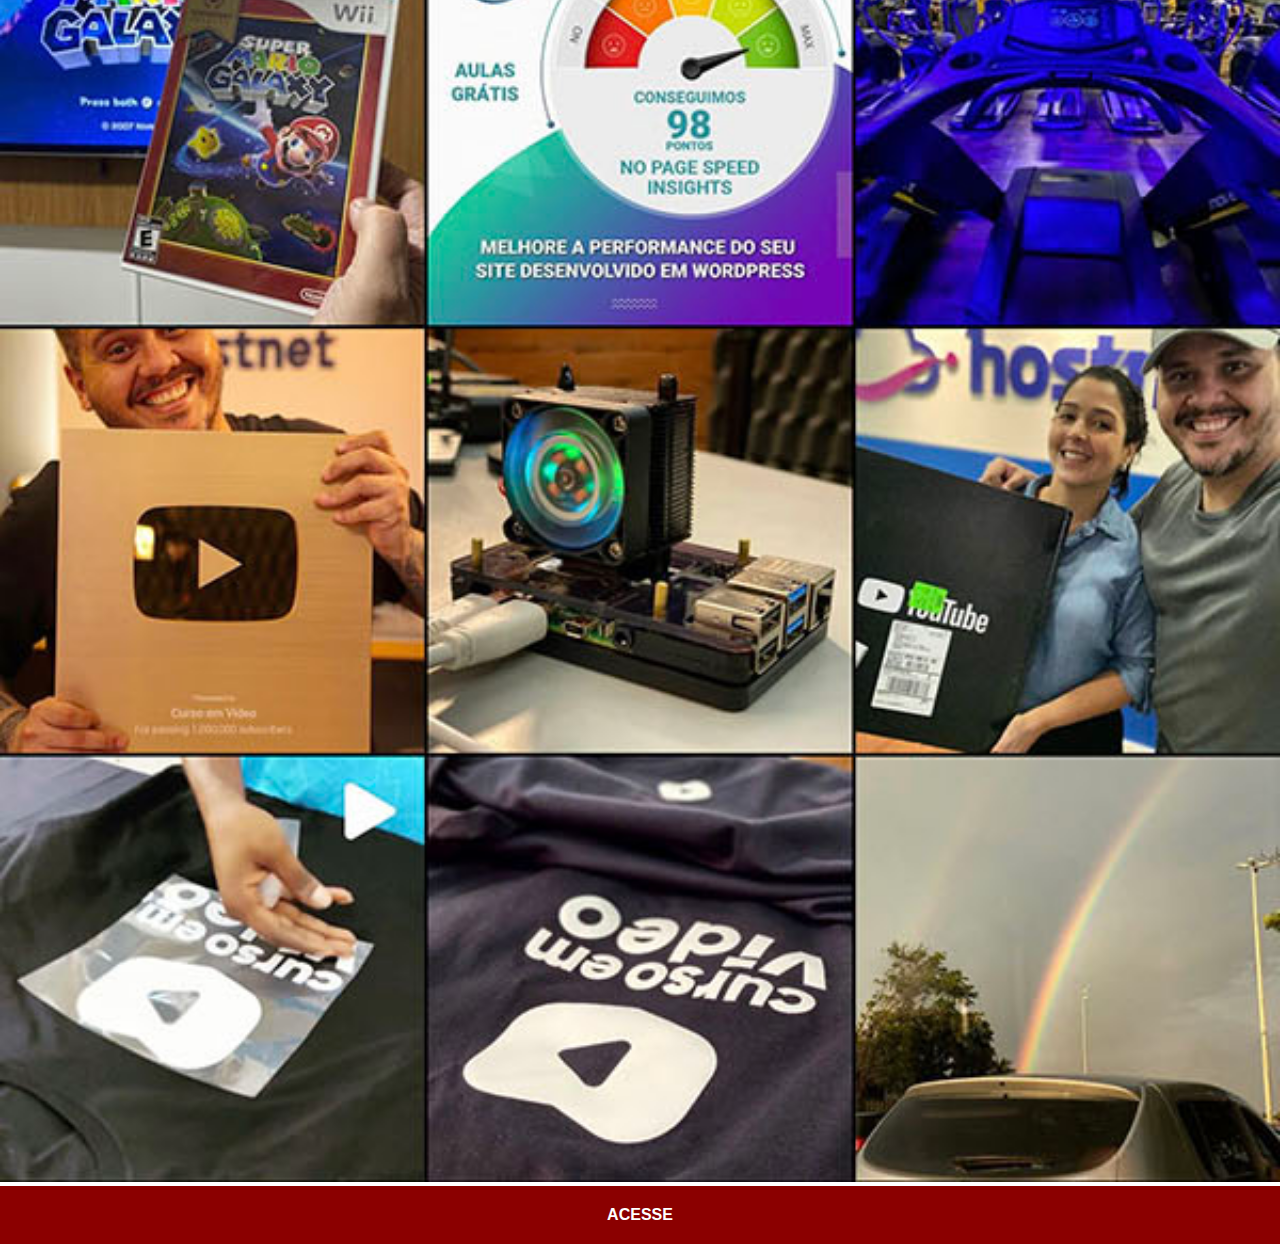
<file: instagram.html>
<!DOCTYPE html>
<html lang="pt-br">
<head>
    <meta charset="UTF-8">
    <meta name="viewport" content="width=device-width, initial-scale=1.0">
    <title>Instagram</title>
    <link rel="stylesheet" href="estilos/social.css">
</head>
<body>
    <img src="imagens/tela-instagram.jpg" alt="Instagram">
    <a href="https://www.instagram.com/gustavoguanabara" target="_blank">ACESSE</a>
</body>
</html>
</file>
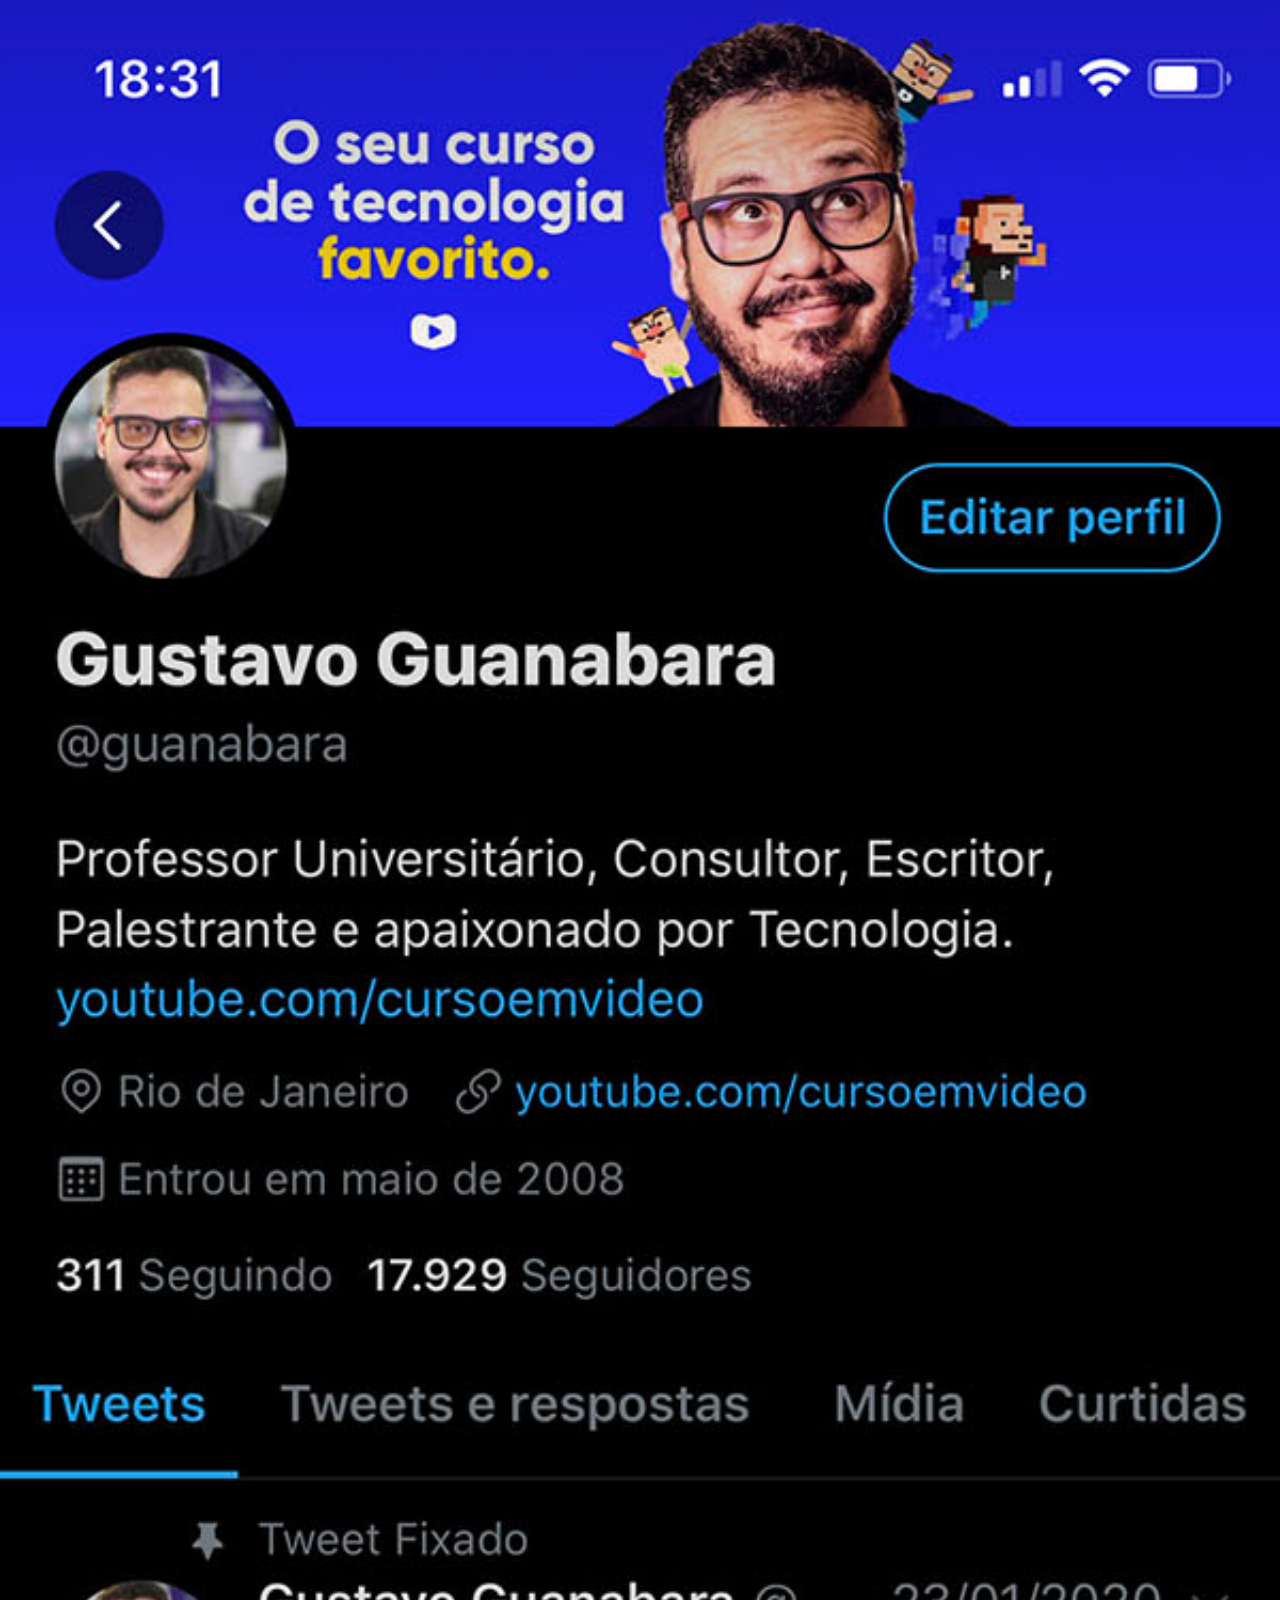
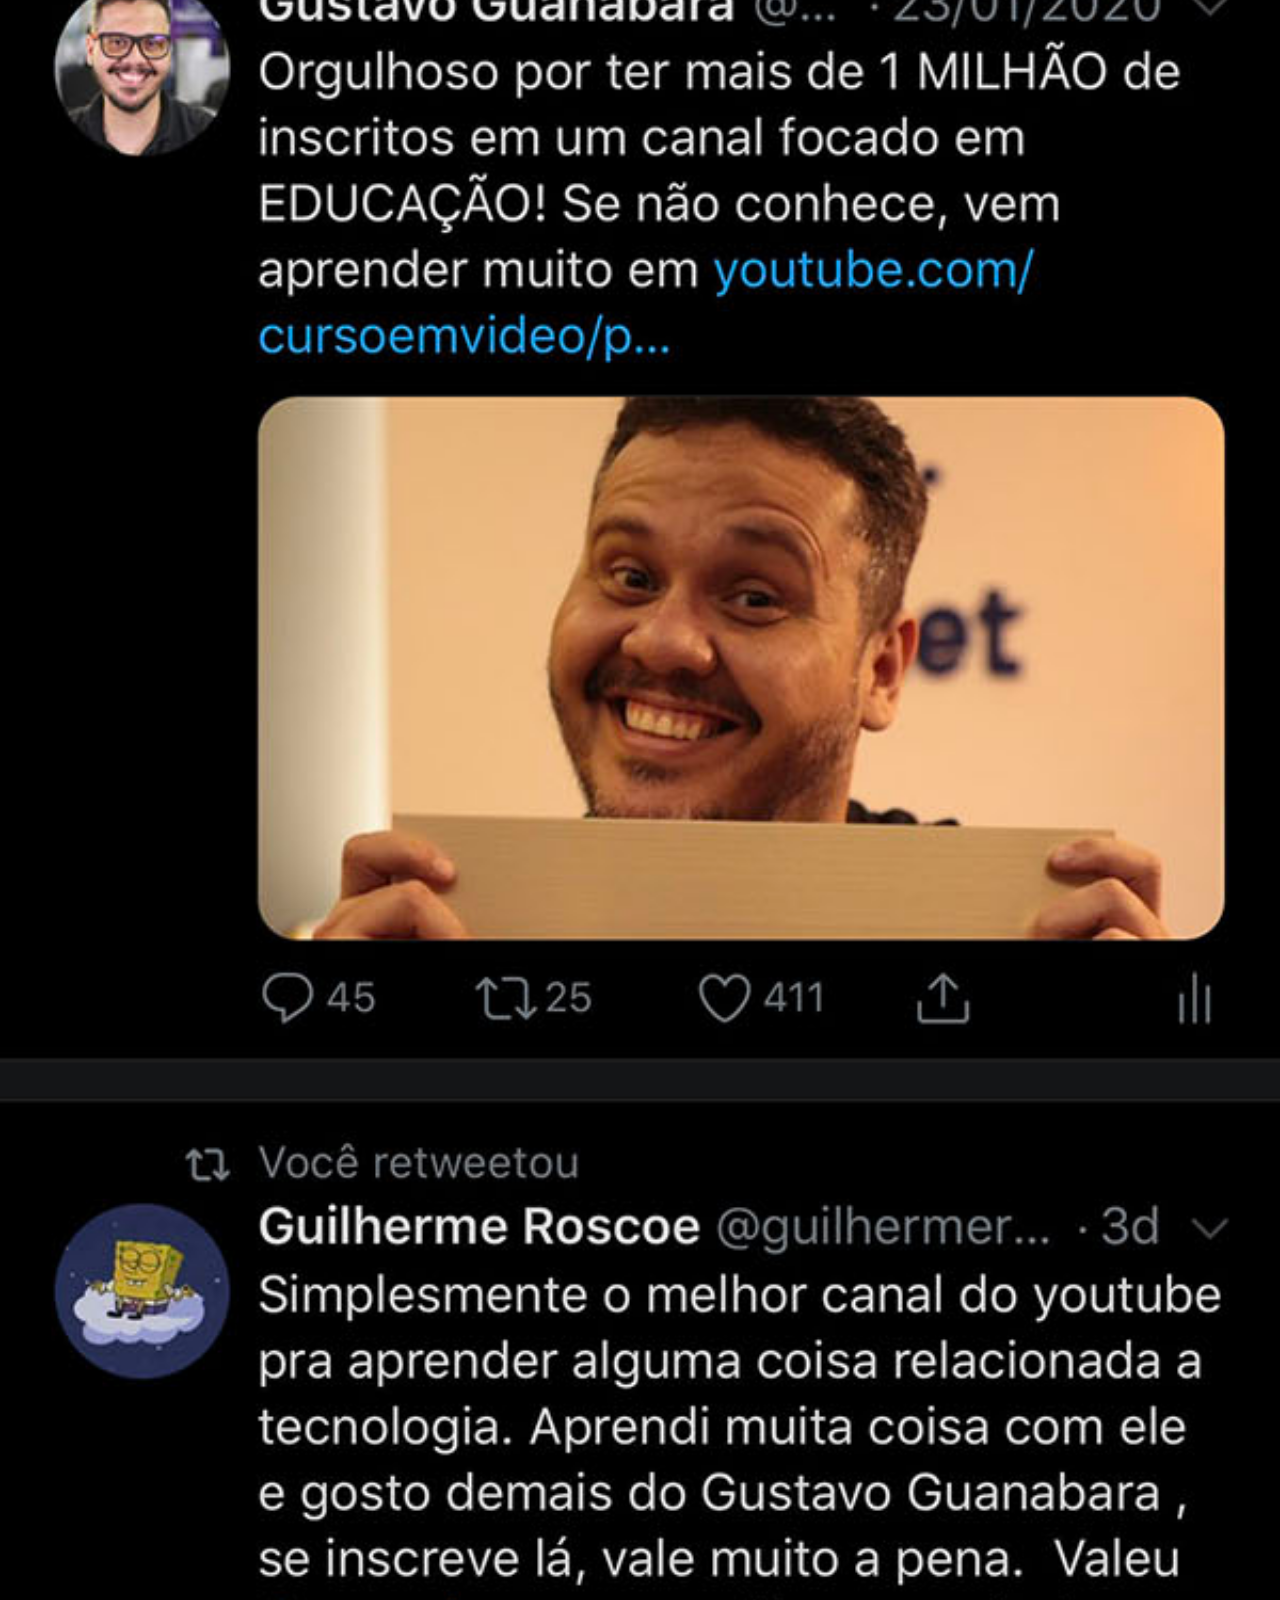
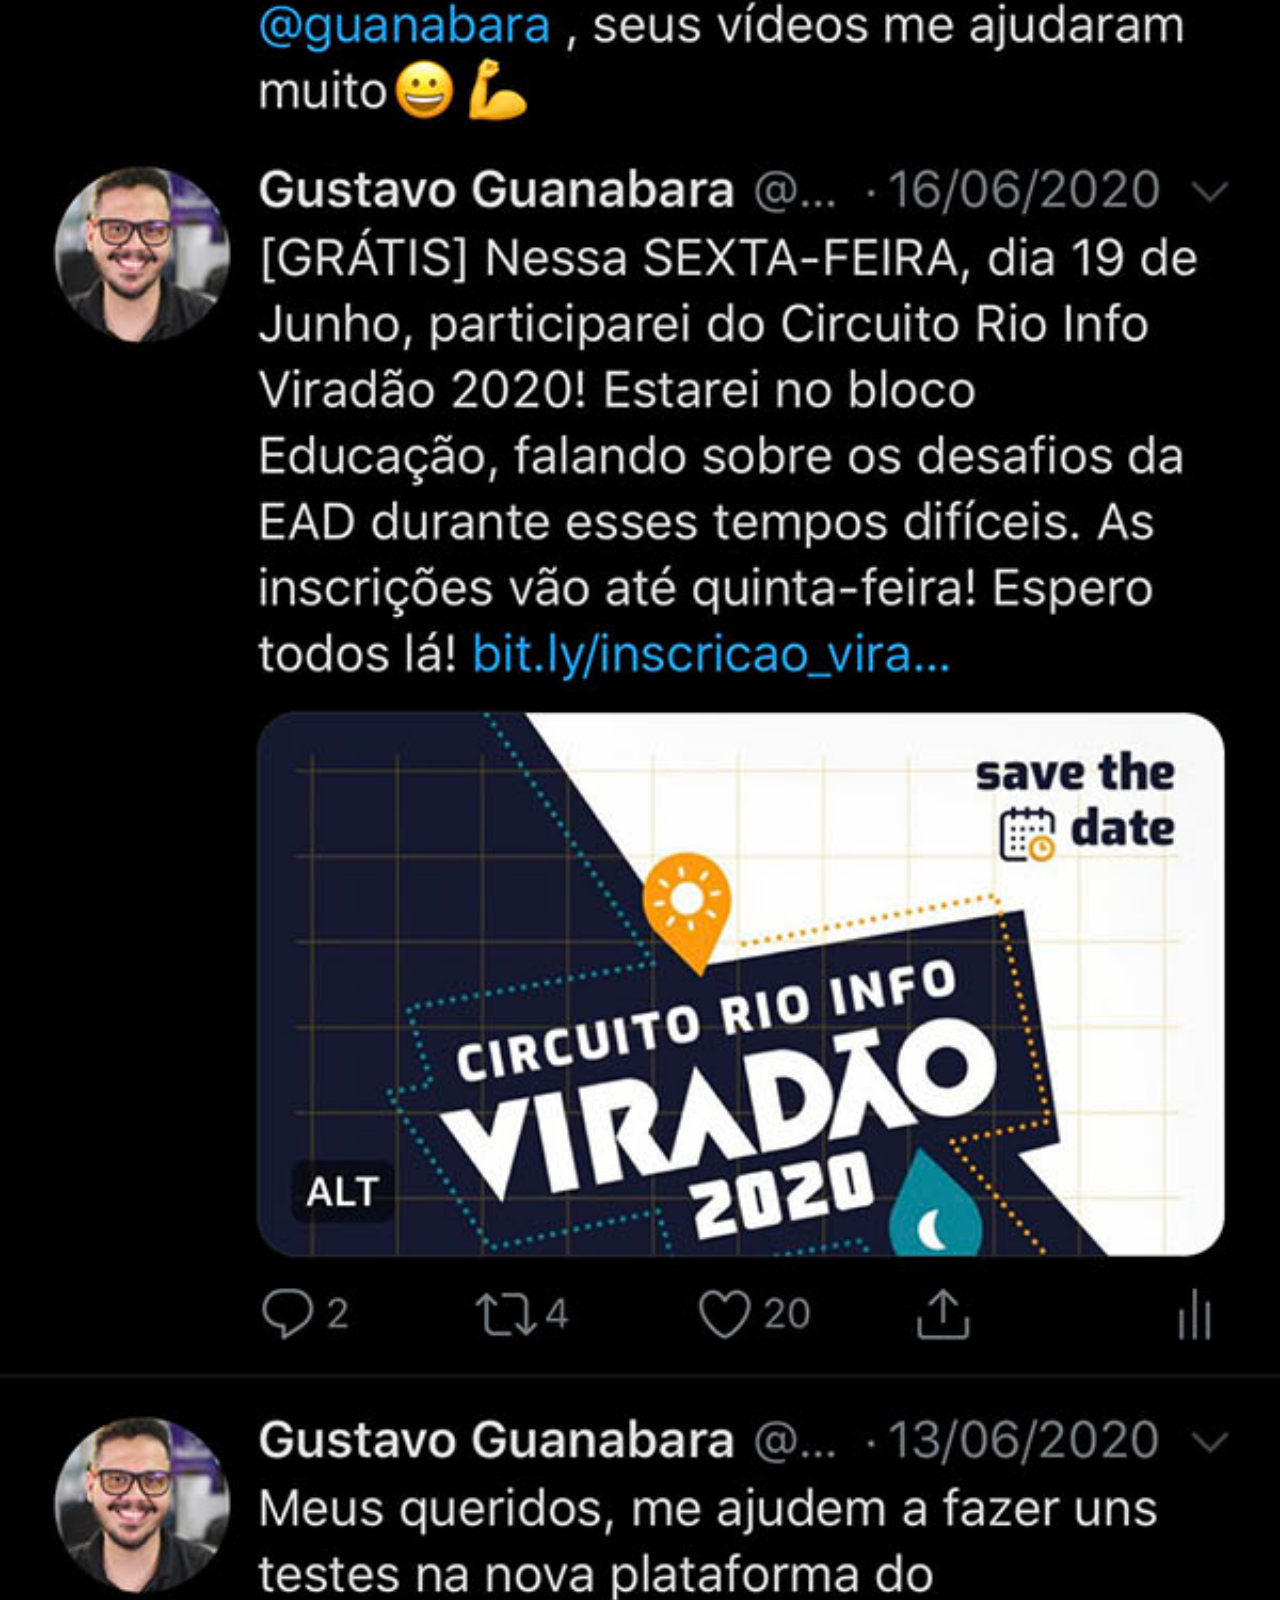
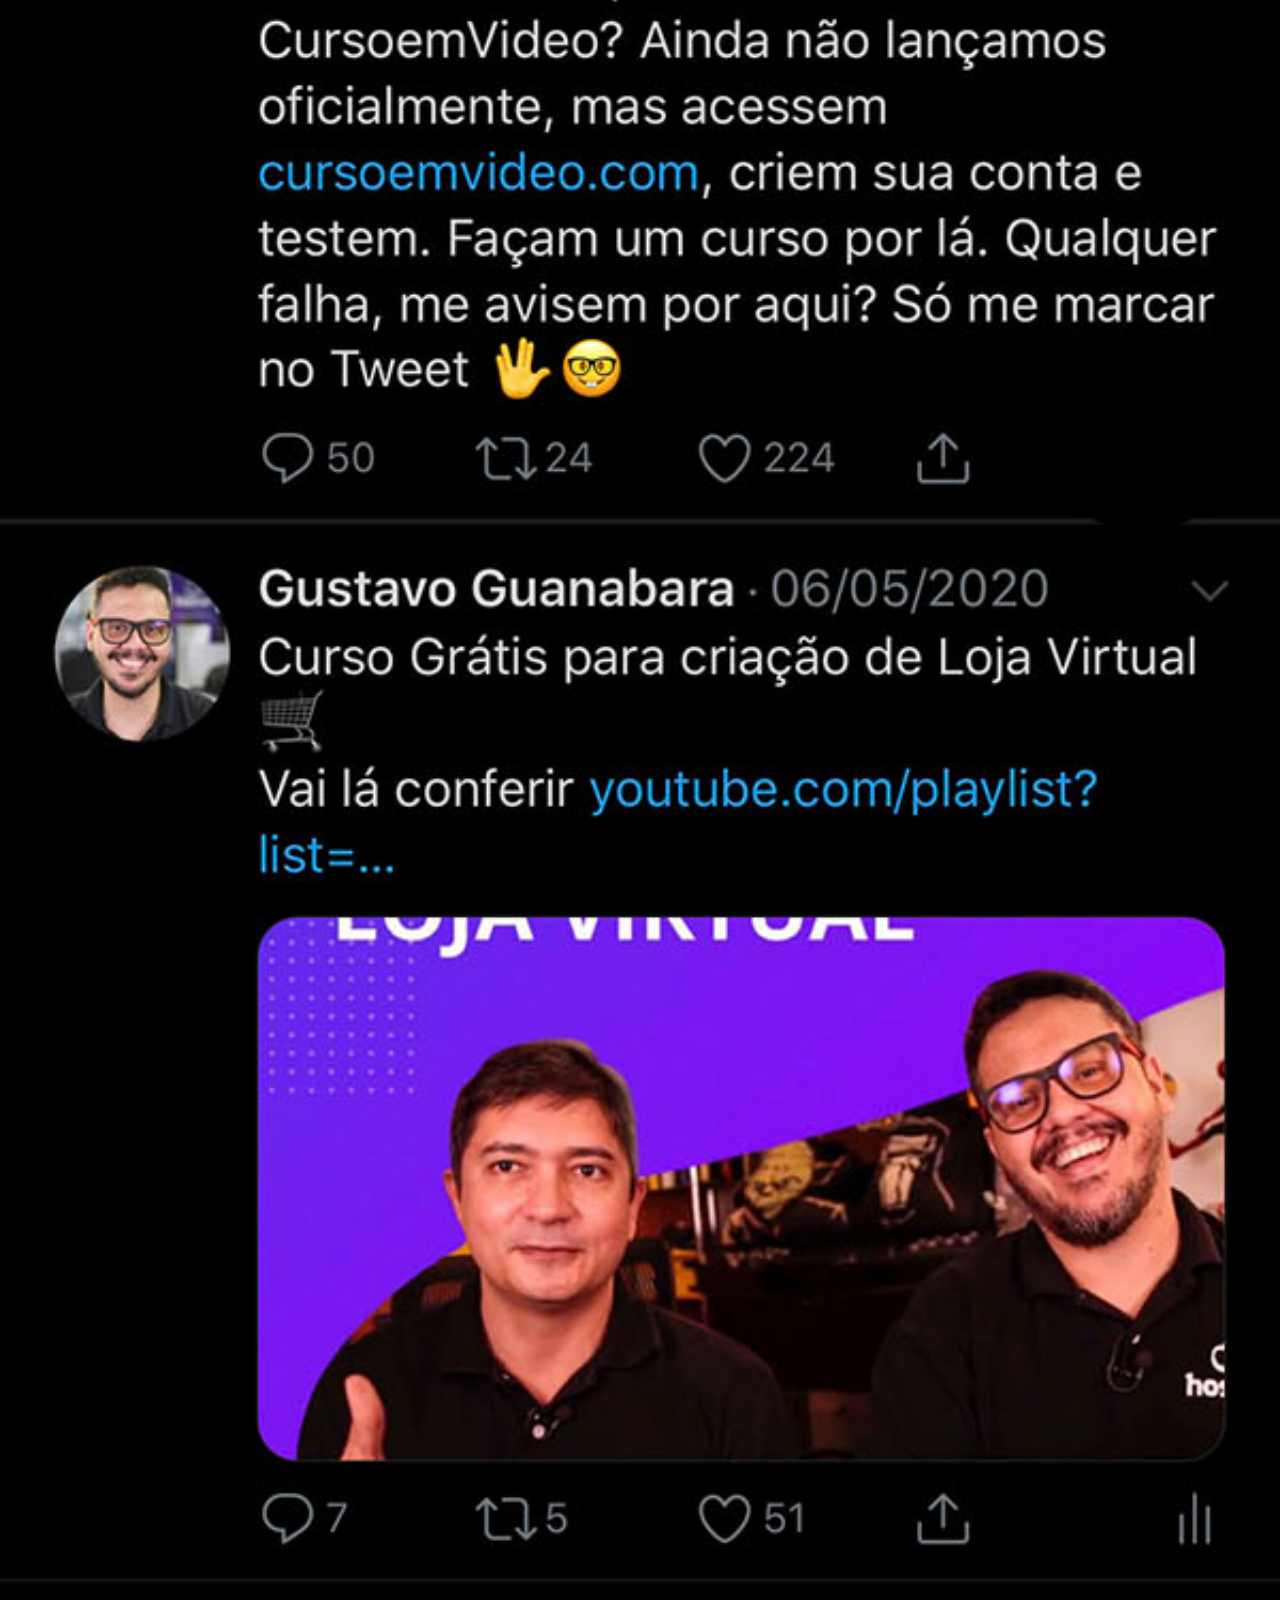
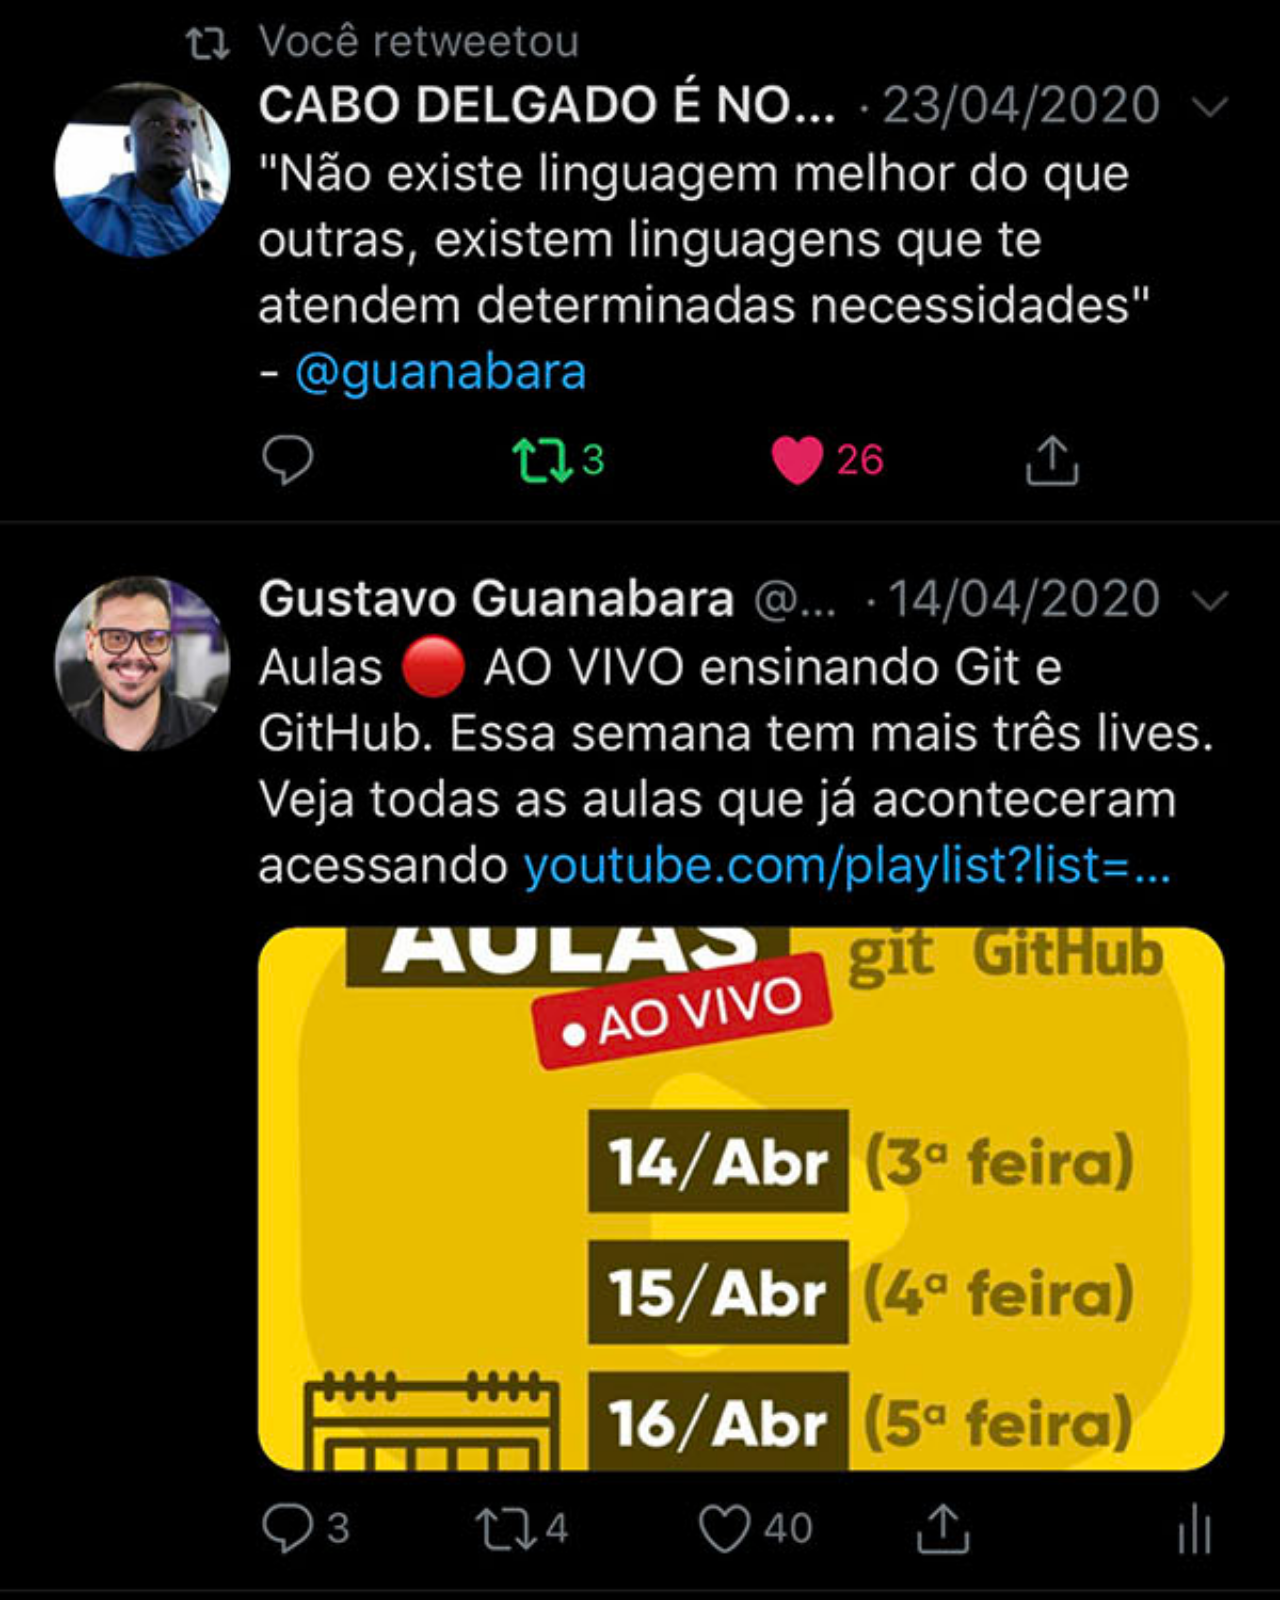
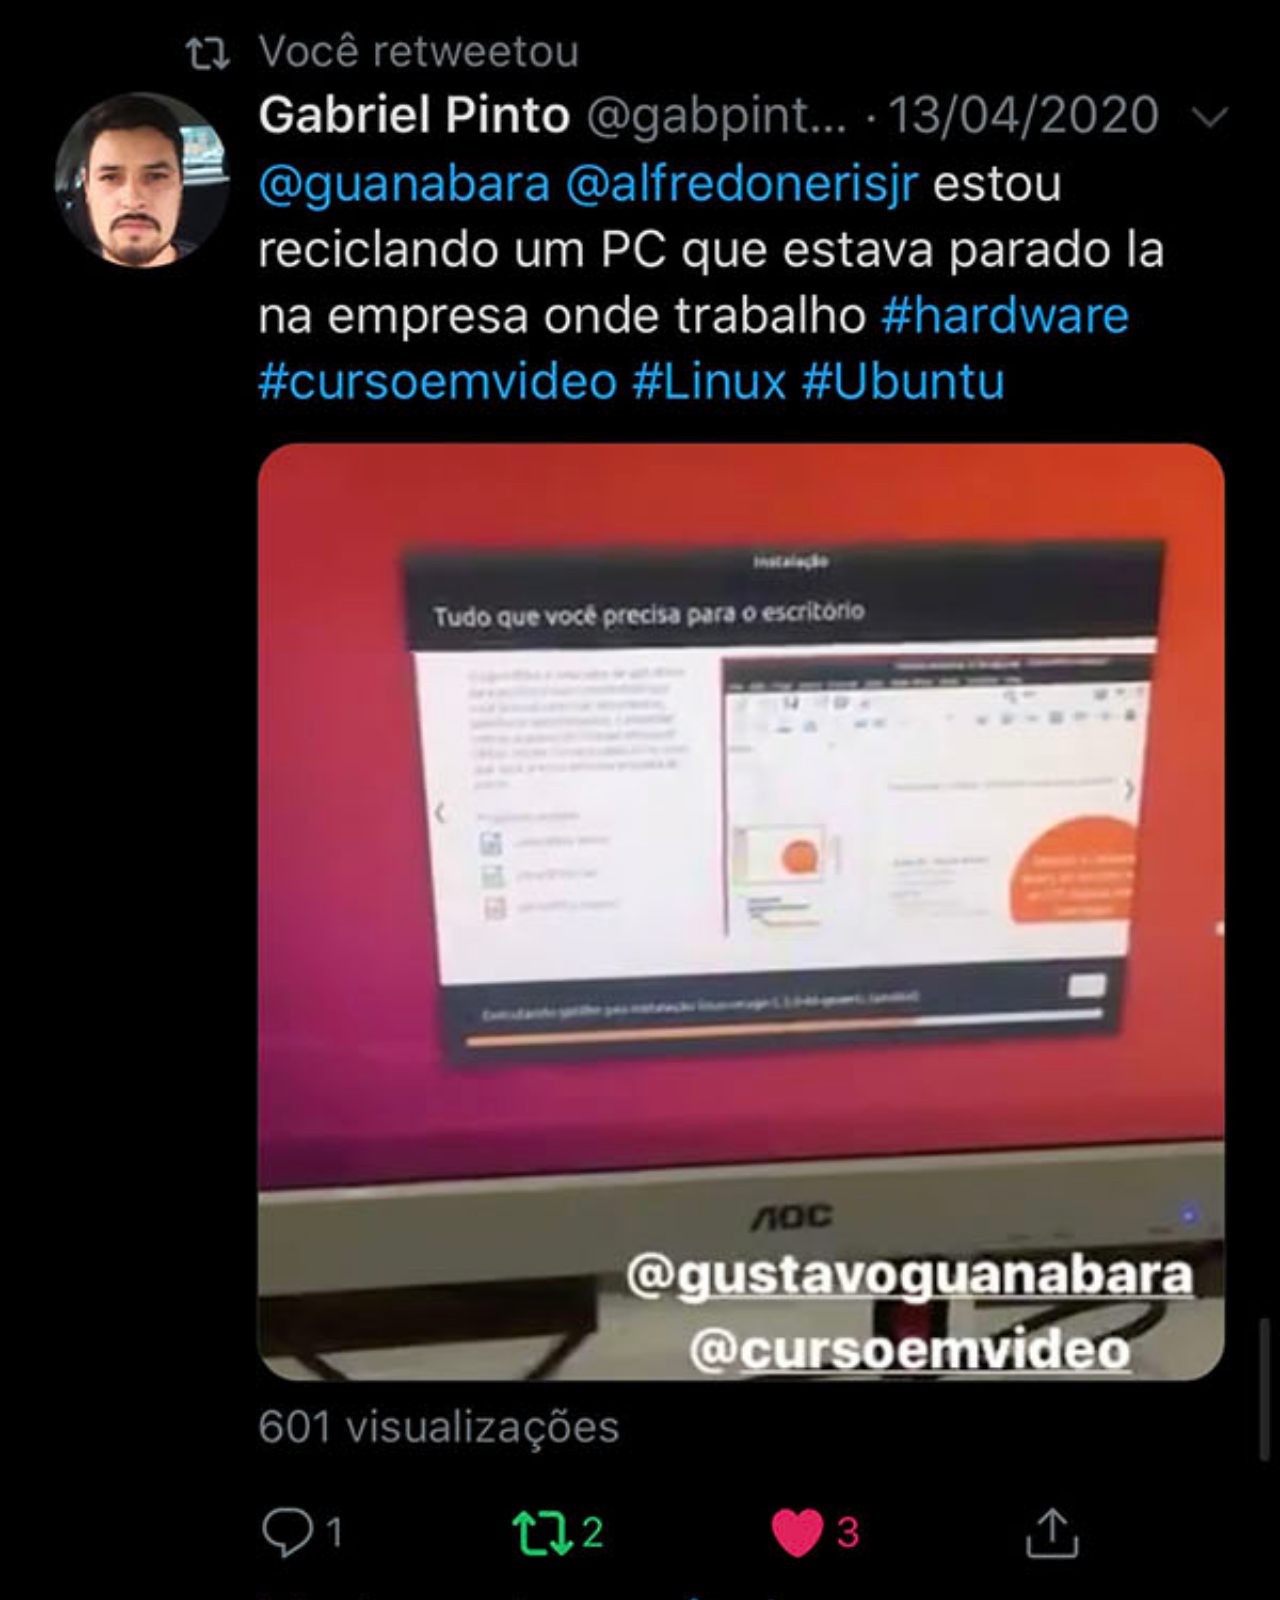
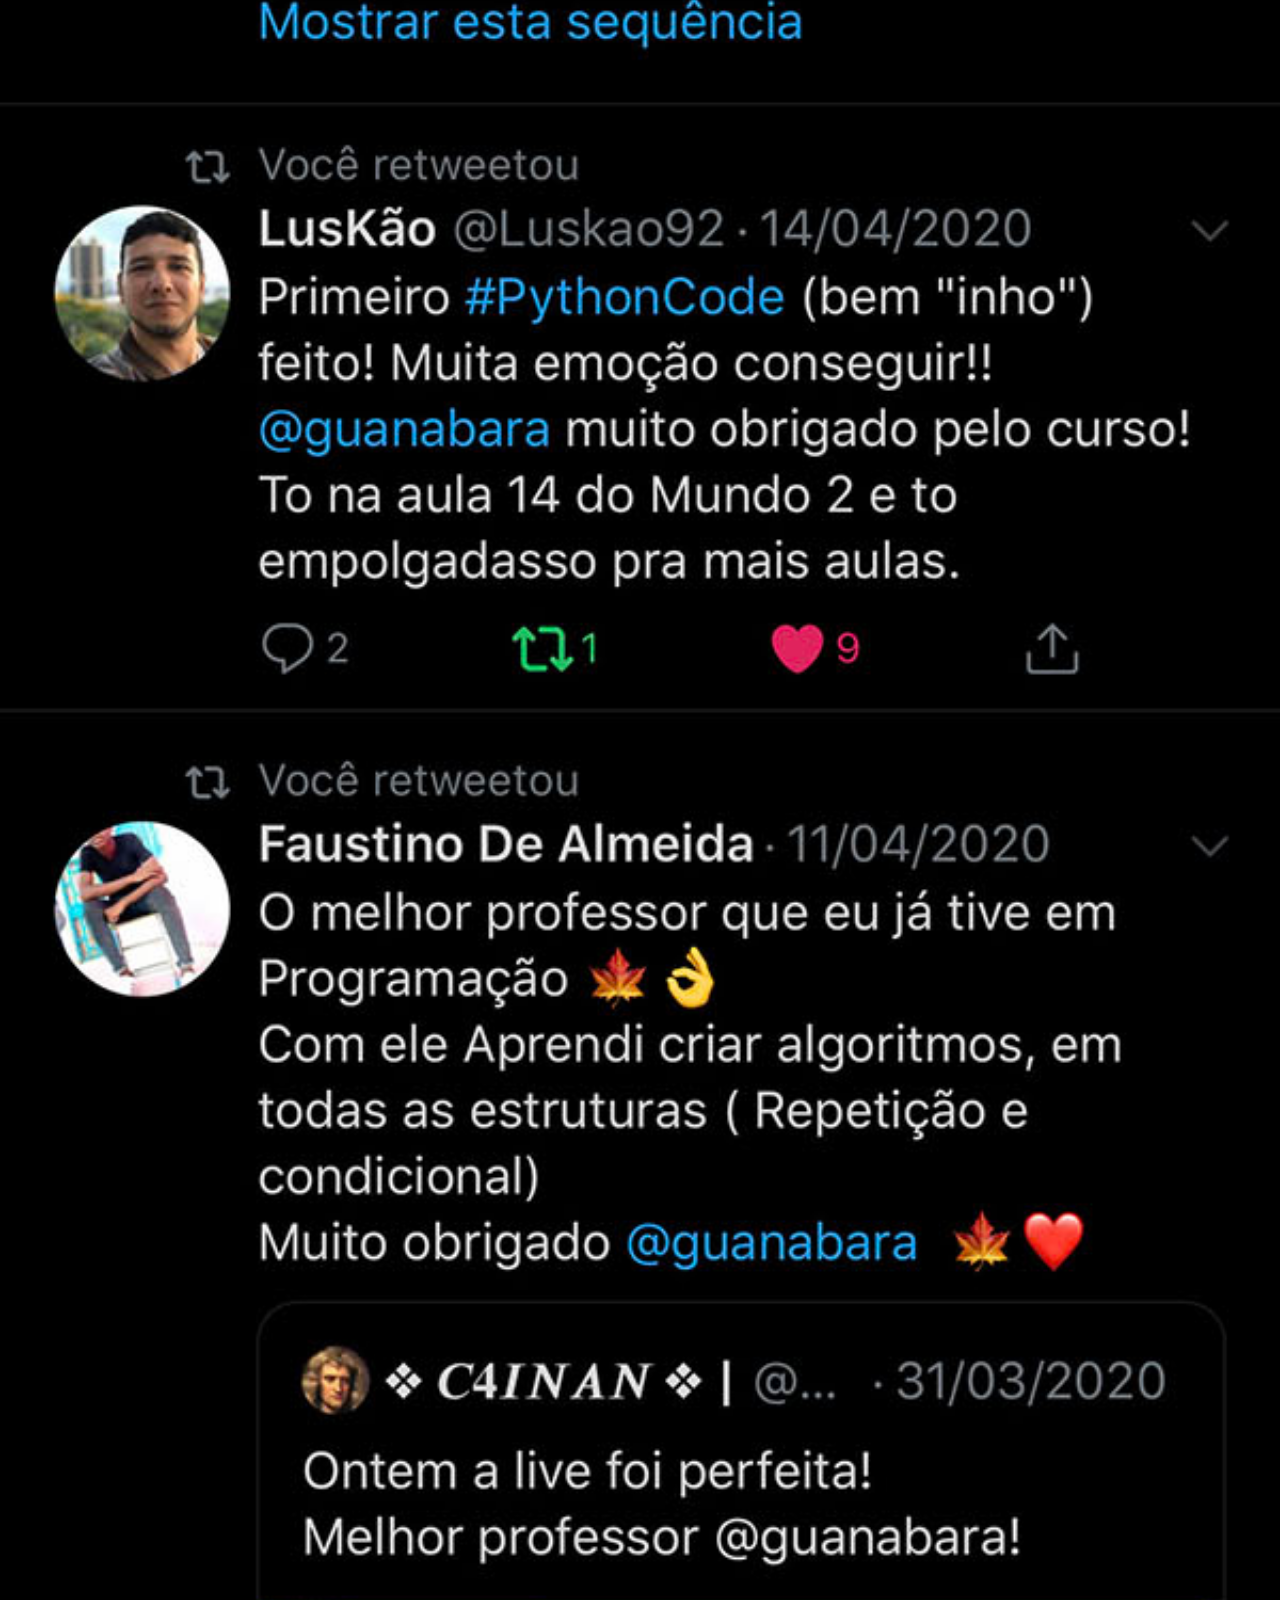
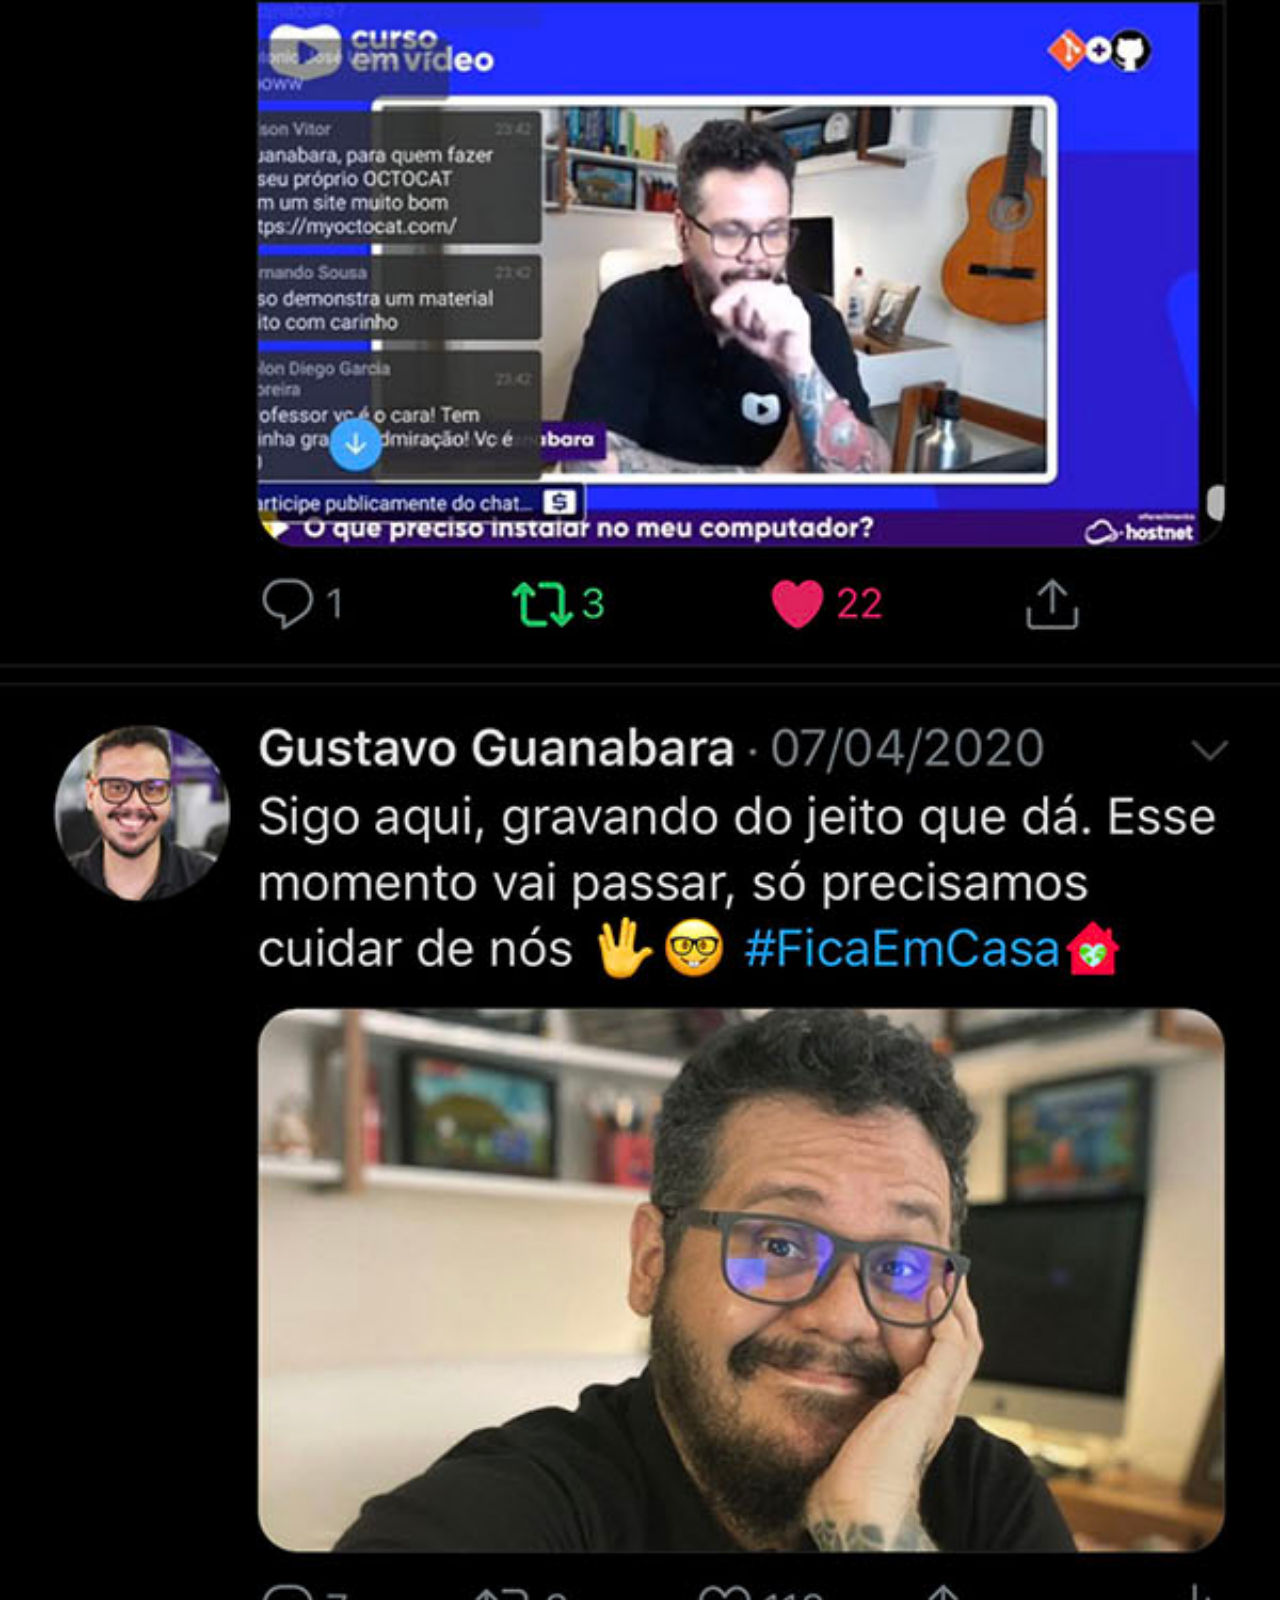
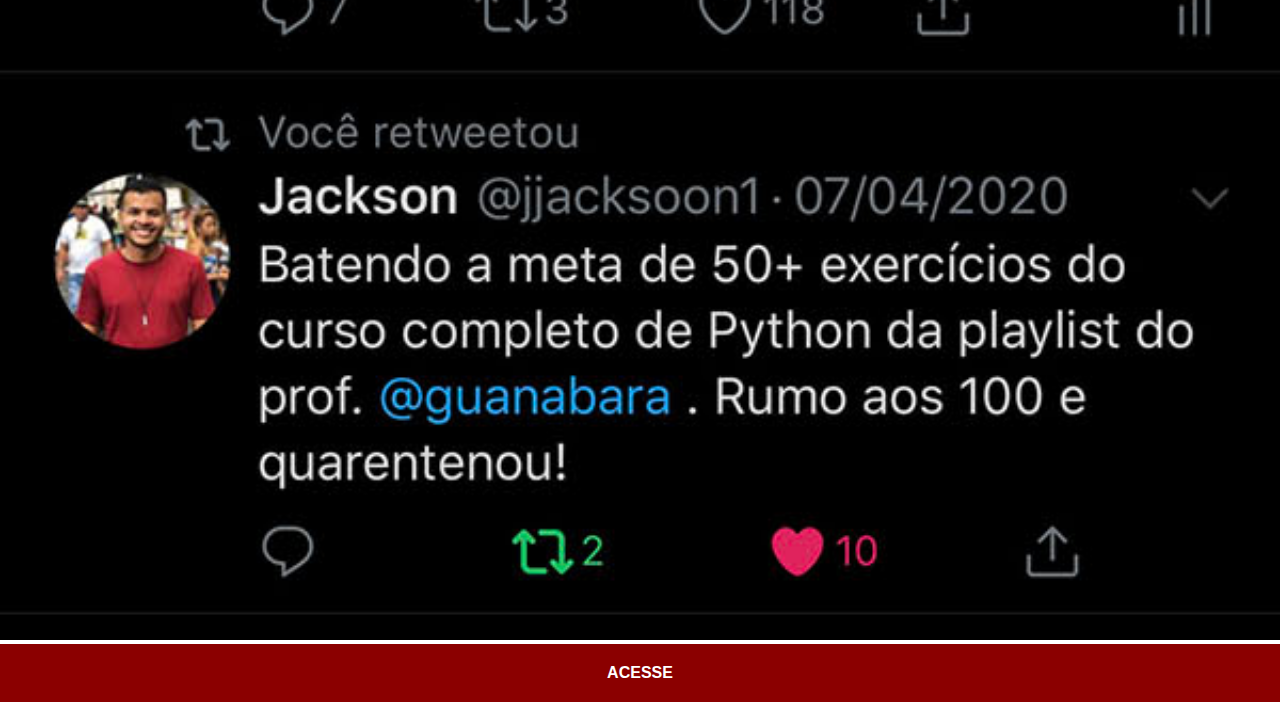
<file: twitter.html>
<!DOCTYPE html>
<html lang="pt-br">
<head>
    <meta charset="UTF-8">
    <meta name="viewport" content="width=device-width, initial-scale=1.0">
    <title>Twitter</title>
    <link rel="stylesheet" href="estilos/social.css">
</head>
<body>
    <img src="imagens/tela-twitter.jpg" alt="Twitter">
    <a href="https://twitter.com/guanabara" target="_blank">ACESSE</a>
</body>
</html>
</file>
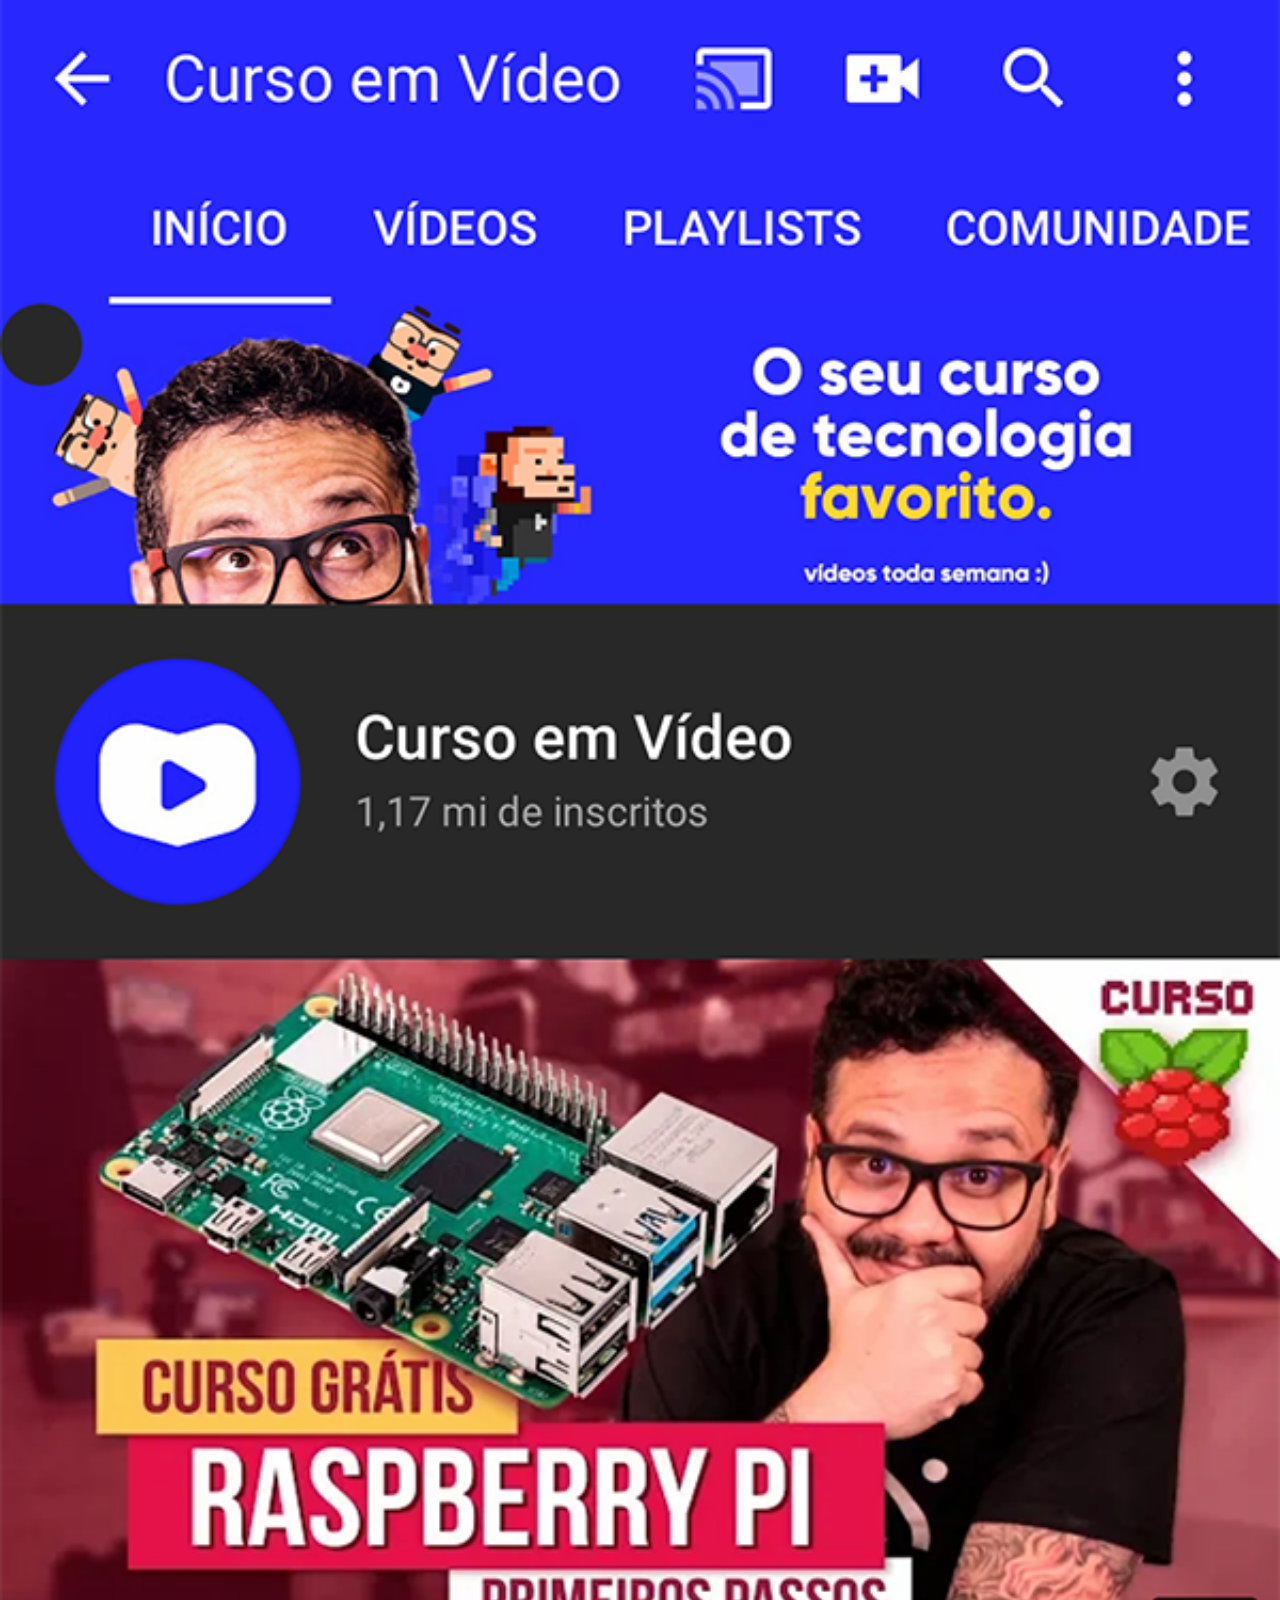
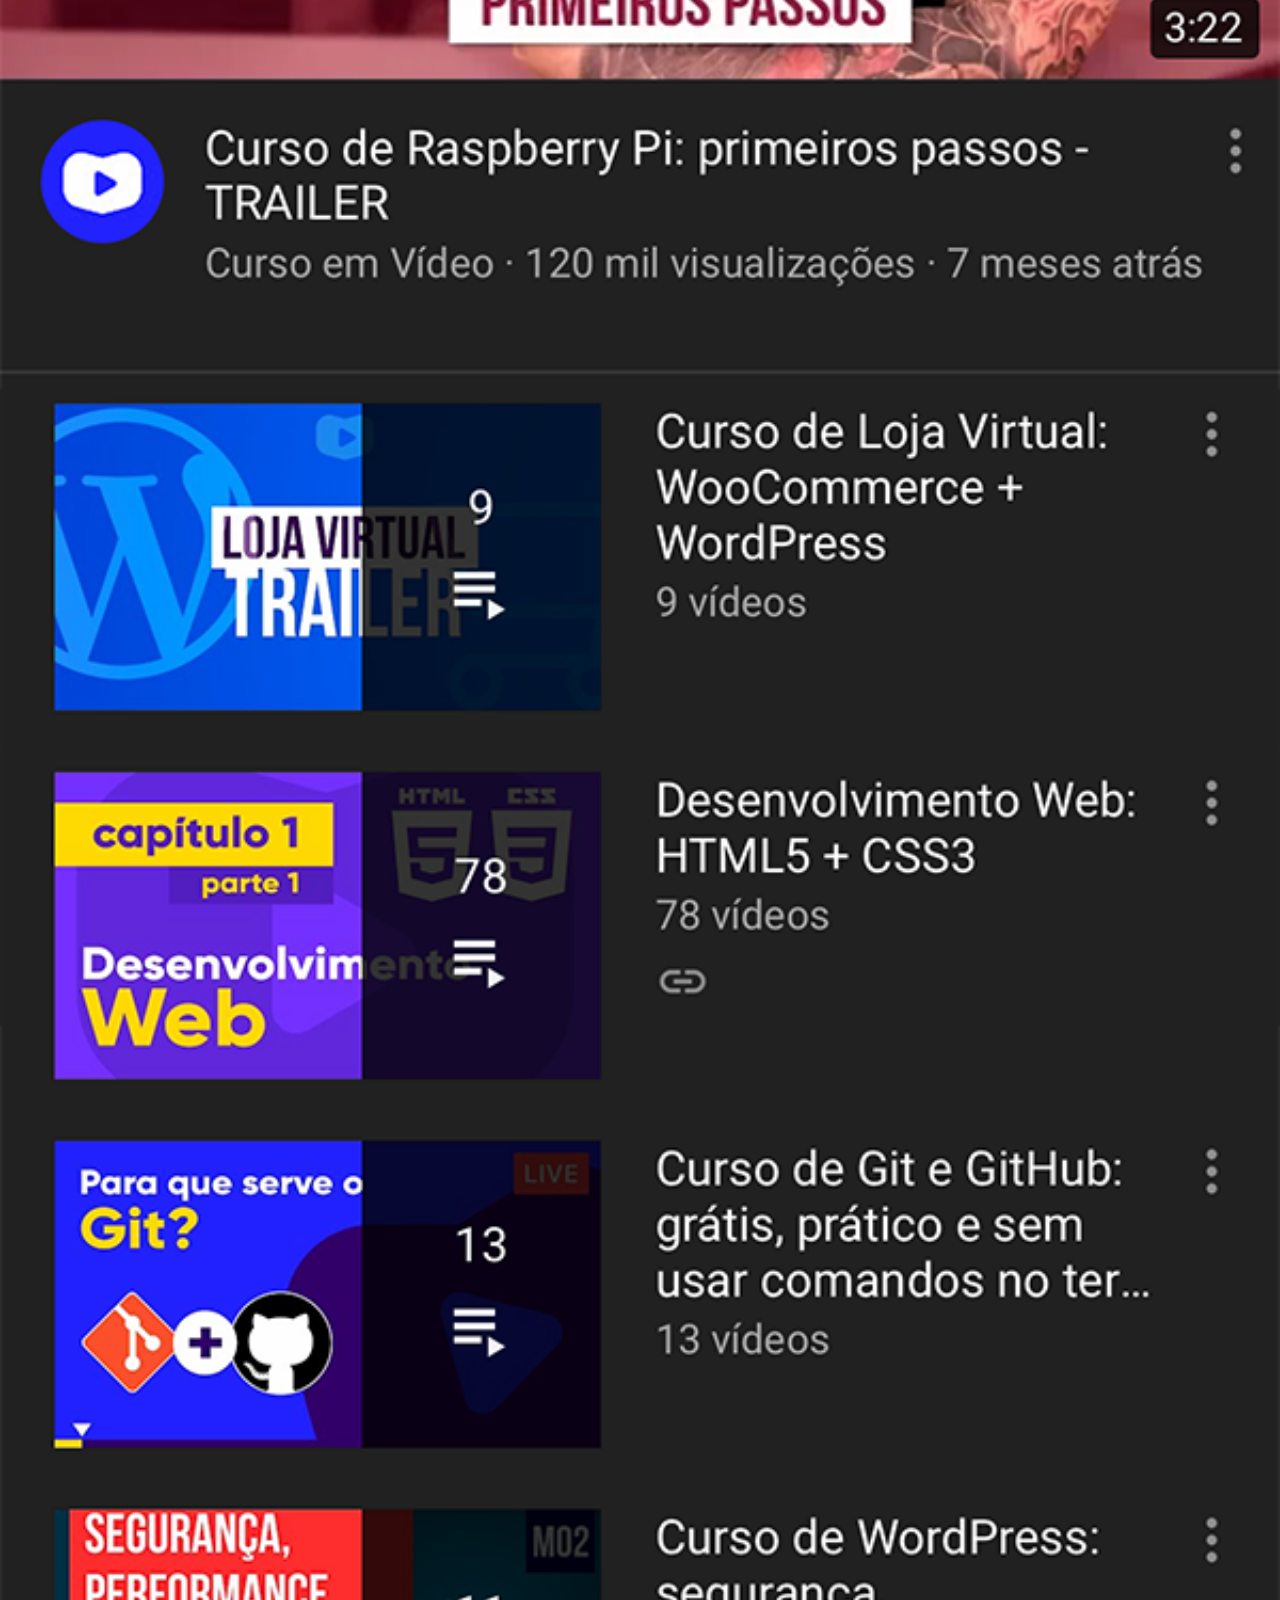
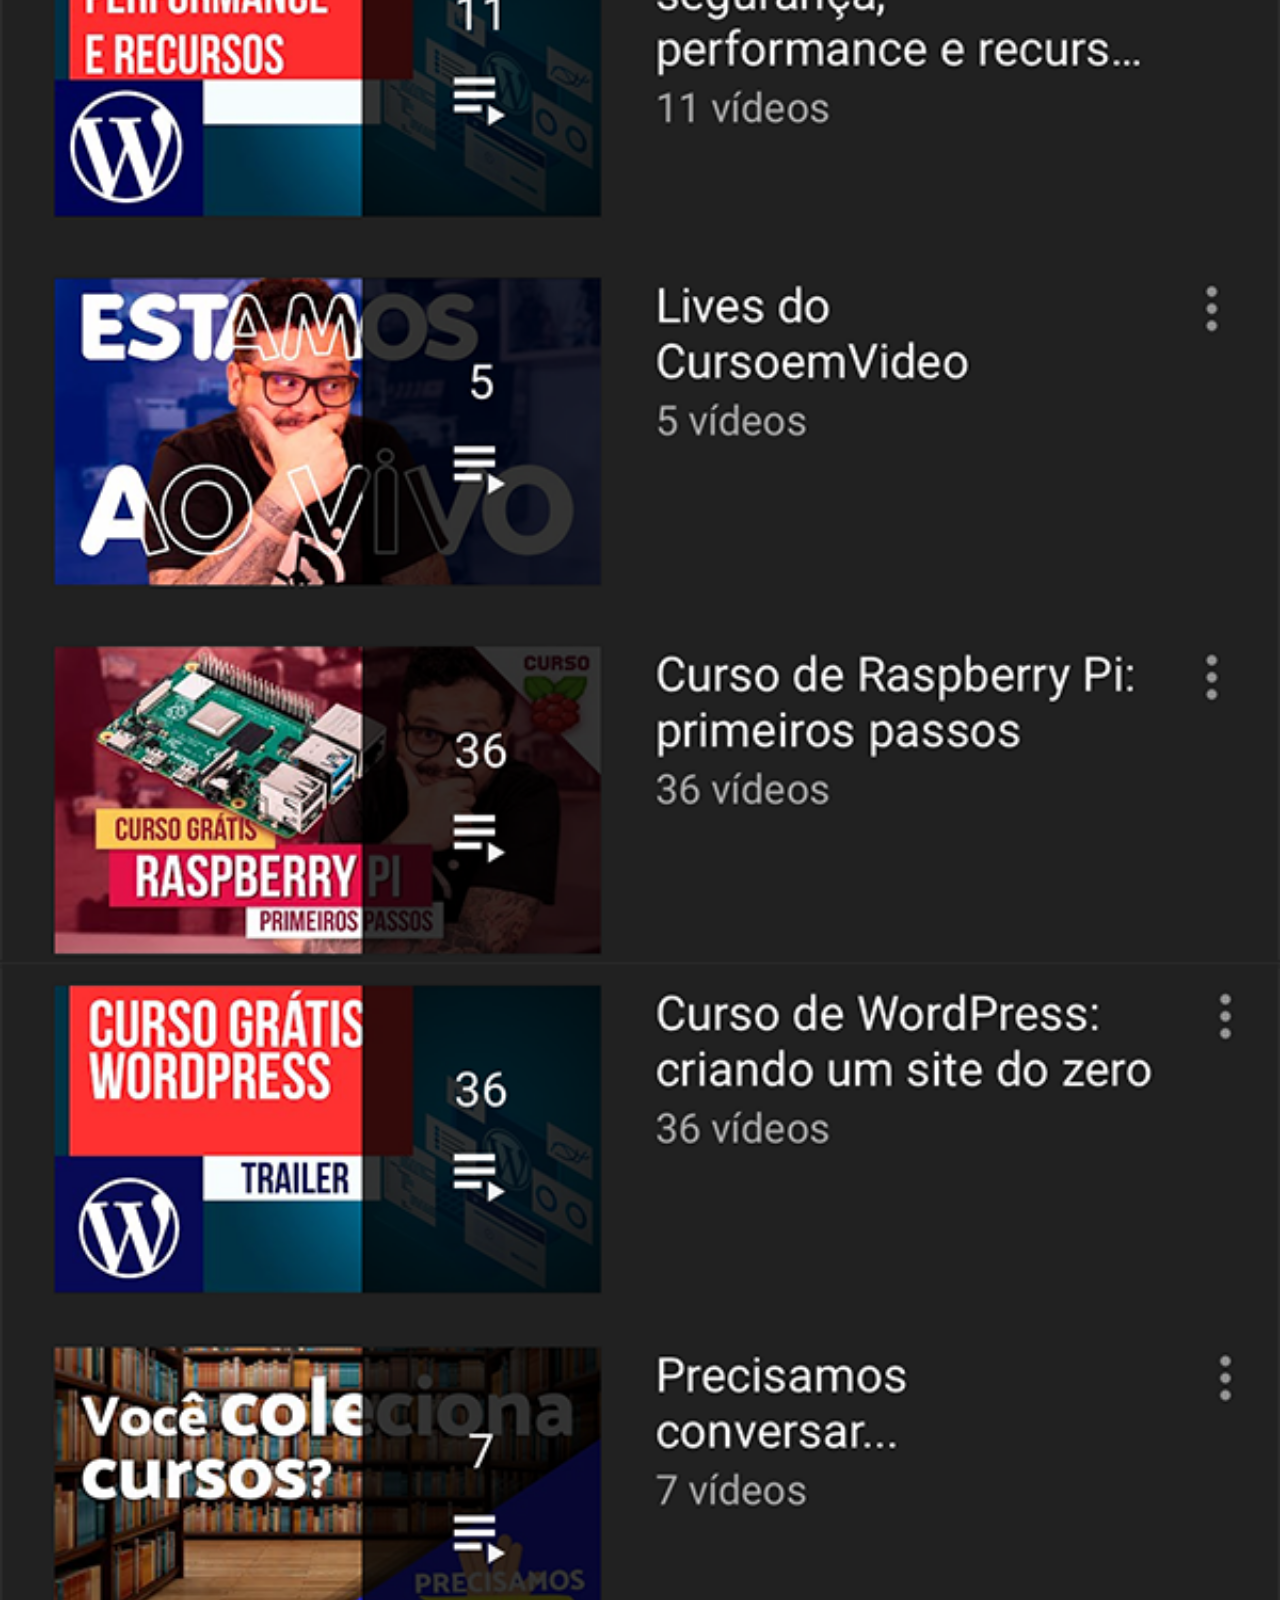
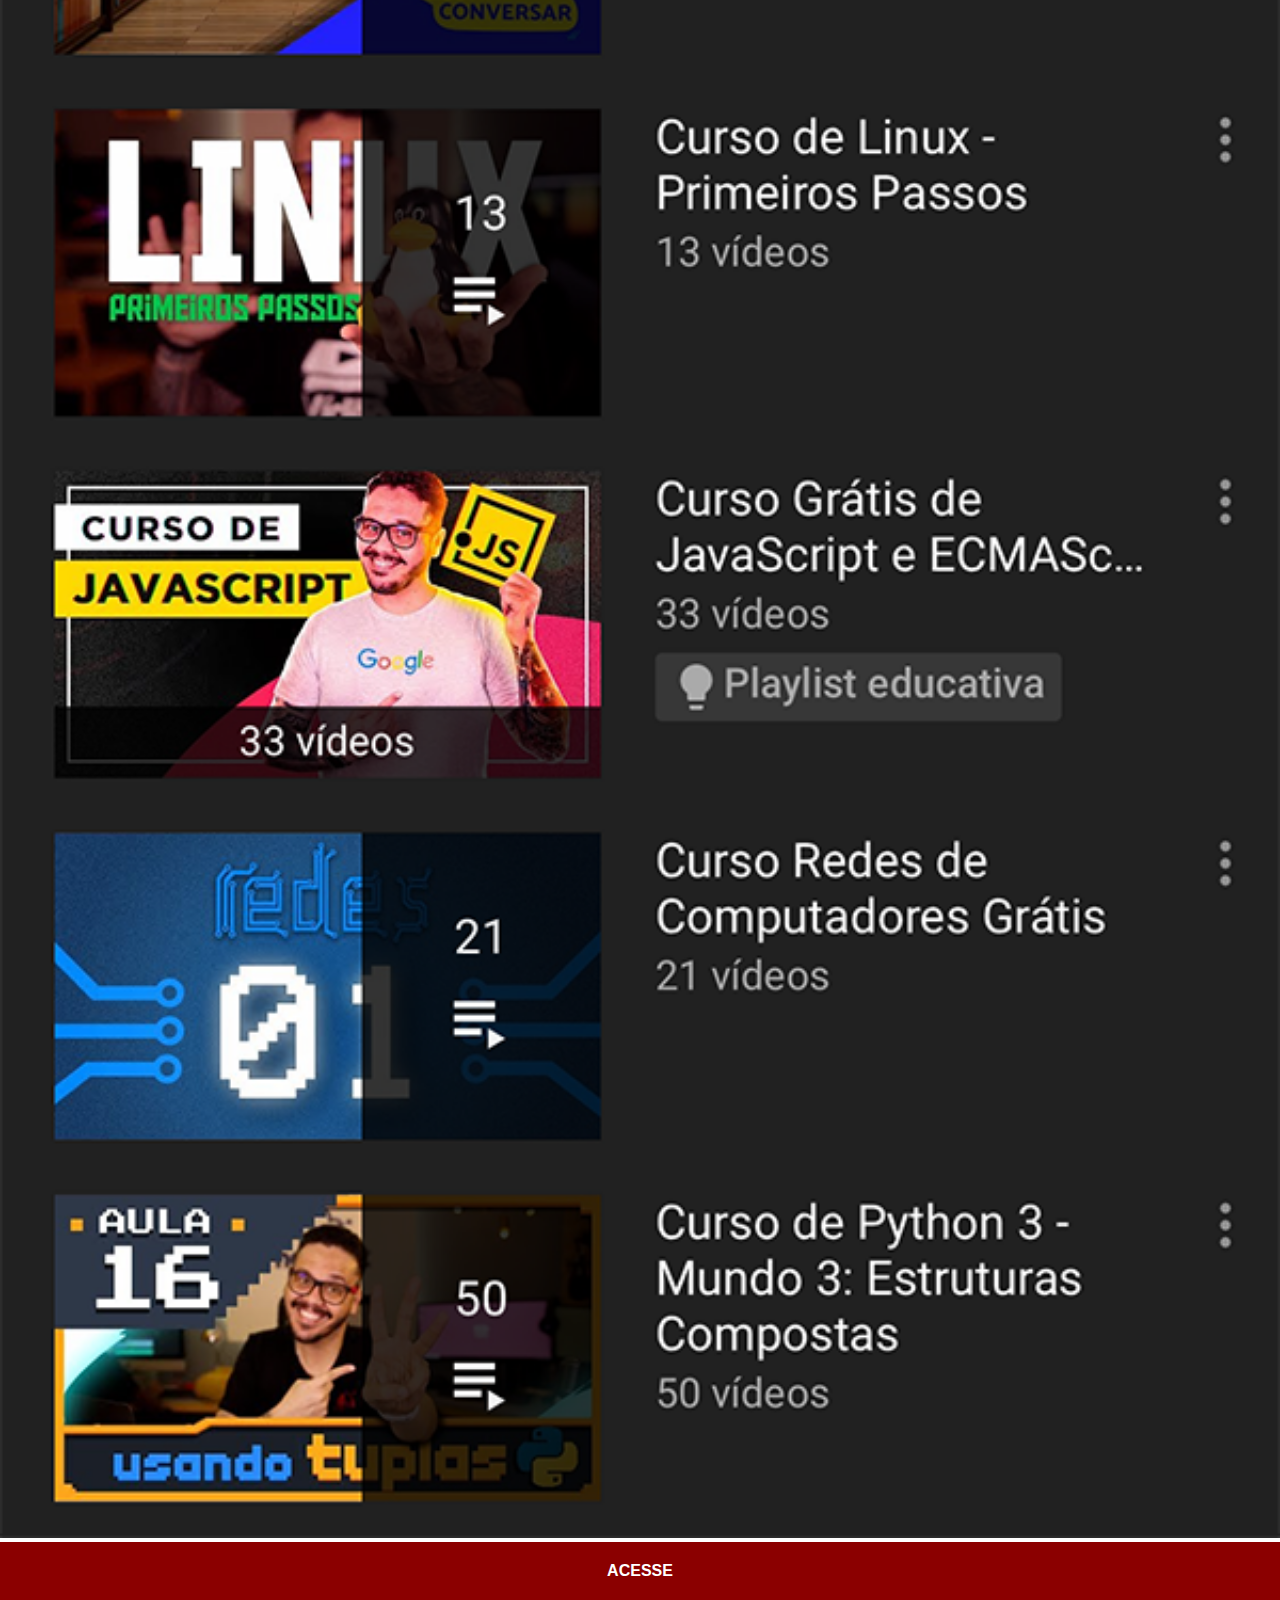
<file: youtube.html>
<!DOCTYPE html>
<html lang="pt-br">
<head>
    <meta charset="UTF-8">
    <meta name="viewport" content="width=device-width, initial-scale=1.0">
    <title>Youtube</title>
    <link rel="stylesheet" href="estilos/social.css">
</head>
<body>
    <img src="imagens/tela-youtube.png" alt="Youtube">
    <a href="https://www.youtube.com/user/cursosemvideo/playlists" target="_blank">ACESSE</a>
</body>
</html>
</file>
<file: estilos/style.css>
@charset "UTF-8";

* {
    margin: 0px;
    padding: 0px;
    font-family: Arial, Helvetica, sans-serif;
}

html, body {
    height: 100vh;
    width: 100vw;
}

body {
    background: url('../imagens/fundo-madeira.jpg') no-repeat top center;
    background-size: cover;
    background-attachment: fixed;
}

main {
    height: 100vh;
    position: relative;
}

section#telefone {
    position: absolute;
    top: 50%;
    left: 50%;
    transform: translate(-50%, -50%);

    height: 627px;
    width: 311px;
    background-color: blue;
    background: url('../imagens/frame-iphone.png') no-repeat;
}

iframe#tela {
    position: relative;
    top: 80px;
    left: 22px;
    width: 267px;
    height: 471px;
}

section#redes-sociais {
    text-align: right;
}

section#redes-sociais img {
    width: 50px;
    margin: 10px;
    border-radius: 50%;
    box-shadow: 2px 2px 5px rgb(0, 0, 0, 0.400);
    box-sizing: border-box;
}

section#redes-sociais img:hover {
    border: 2px solid rgba(255, 255, 255, 0.637);
    transform: translate(-3px, -3px);
    box-shadow: 5px 5px 10px rgba(0, 0, 0, 0.623);
    transition: transform .3s, border 1s;
}
</file>
<file: estilos/social.css>
@charset "UTF-8";

* {
    margin: 0px;
    padding: 0px;
    font-family: Arial, Helvetica, sans-serif;
}

::-webkit-scrollbar {
    width: 0px;
    height: 0px;
}

img {
    width: 100vw;
}

a {
    display: block;
    background-color: darkred;
    color: white;
    padding: 20px;
    text-align: center;
    font-weight: bolder;
    text-decoration: none;
}

a:hover {
    background-color: red;
}
</file>
